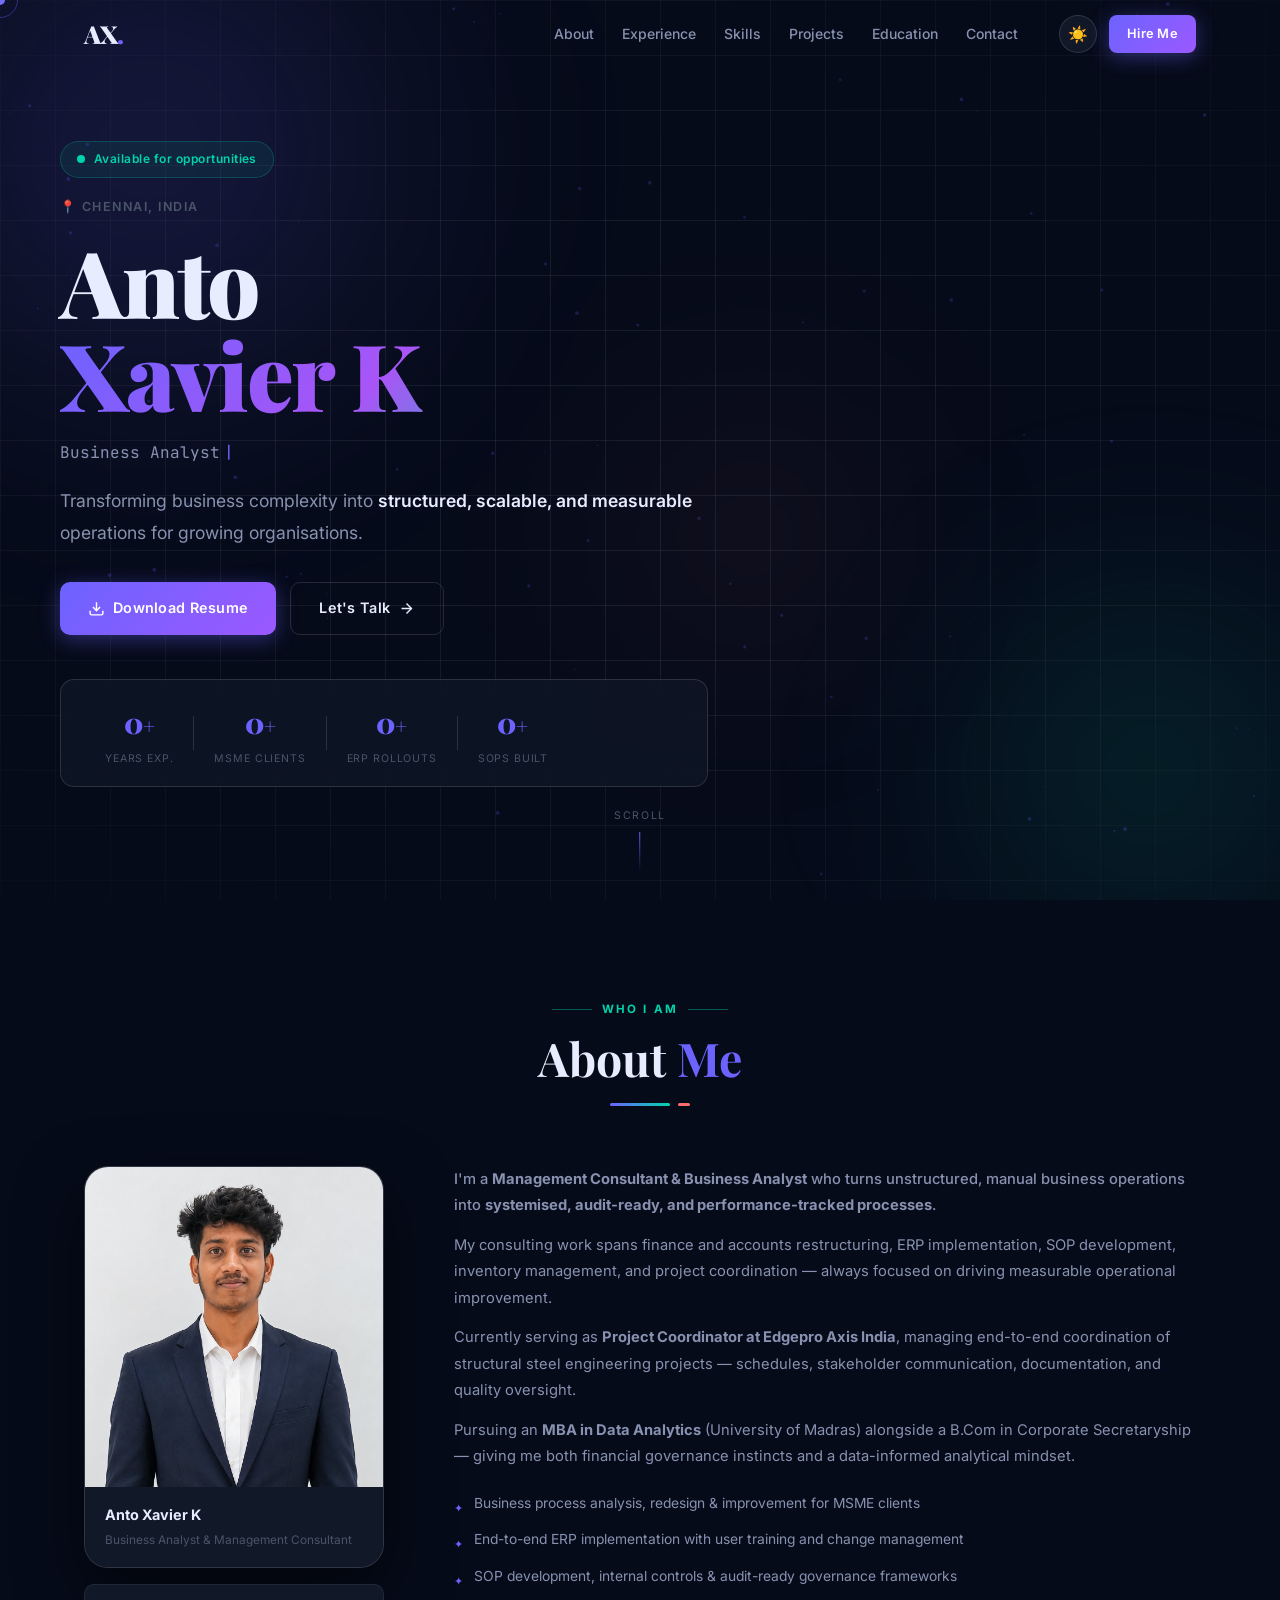
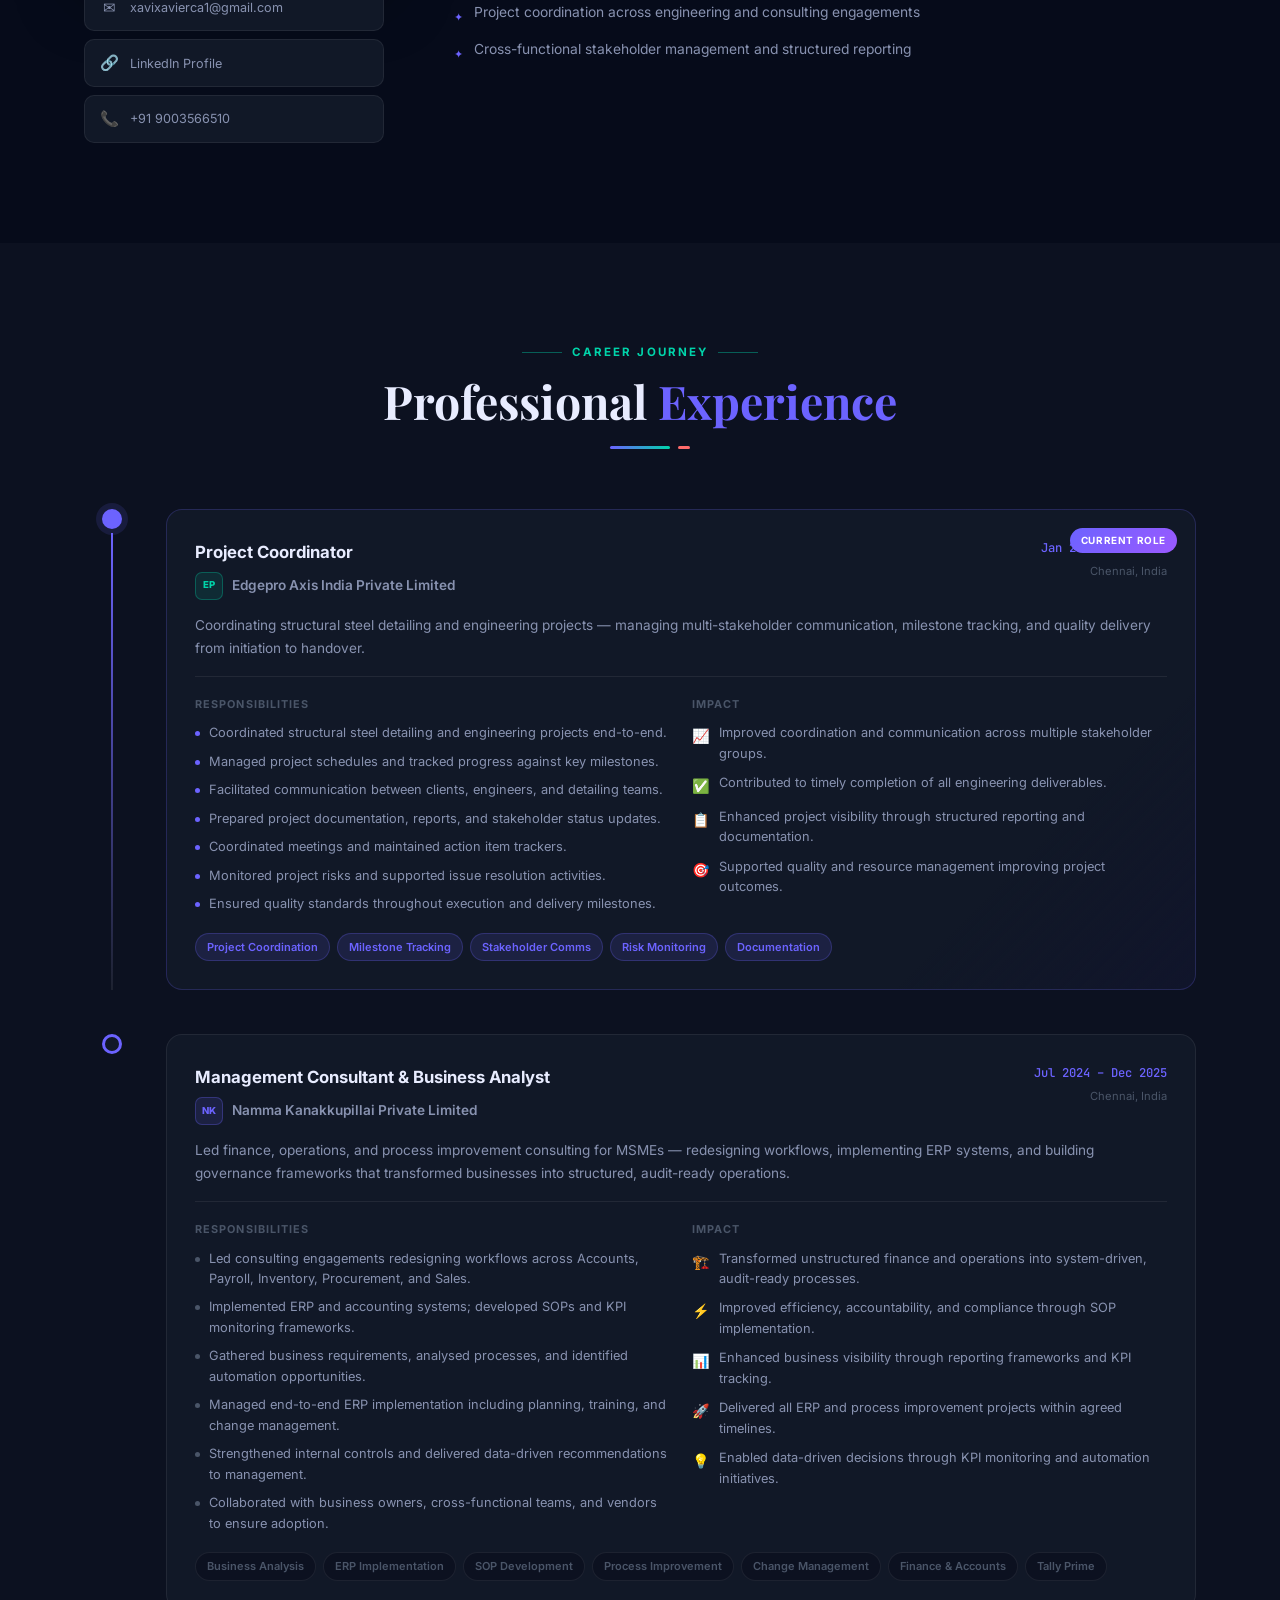
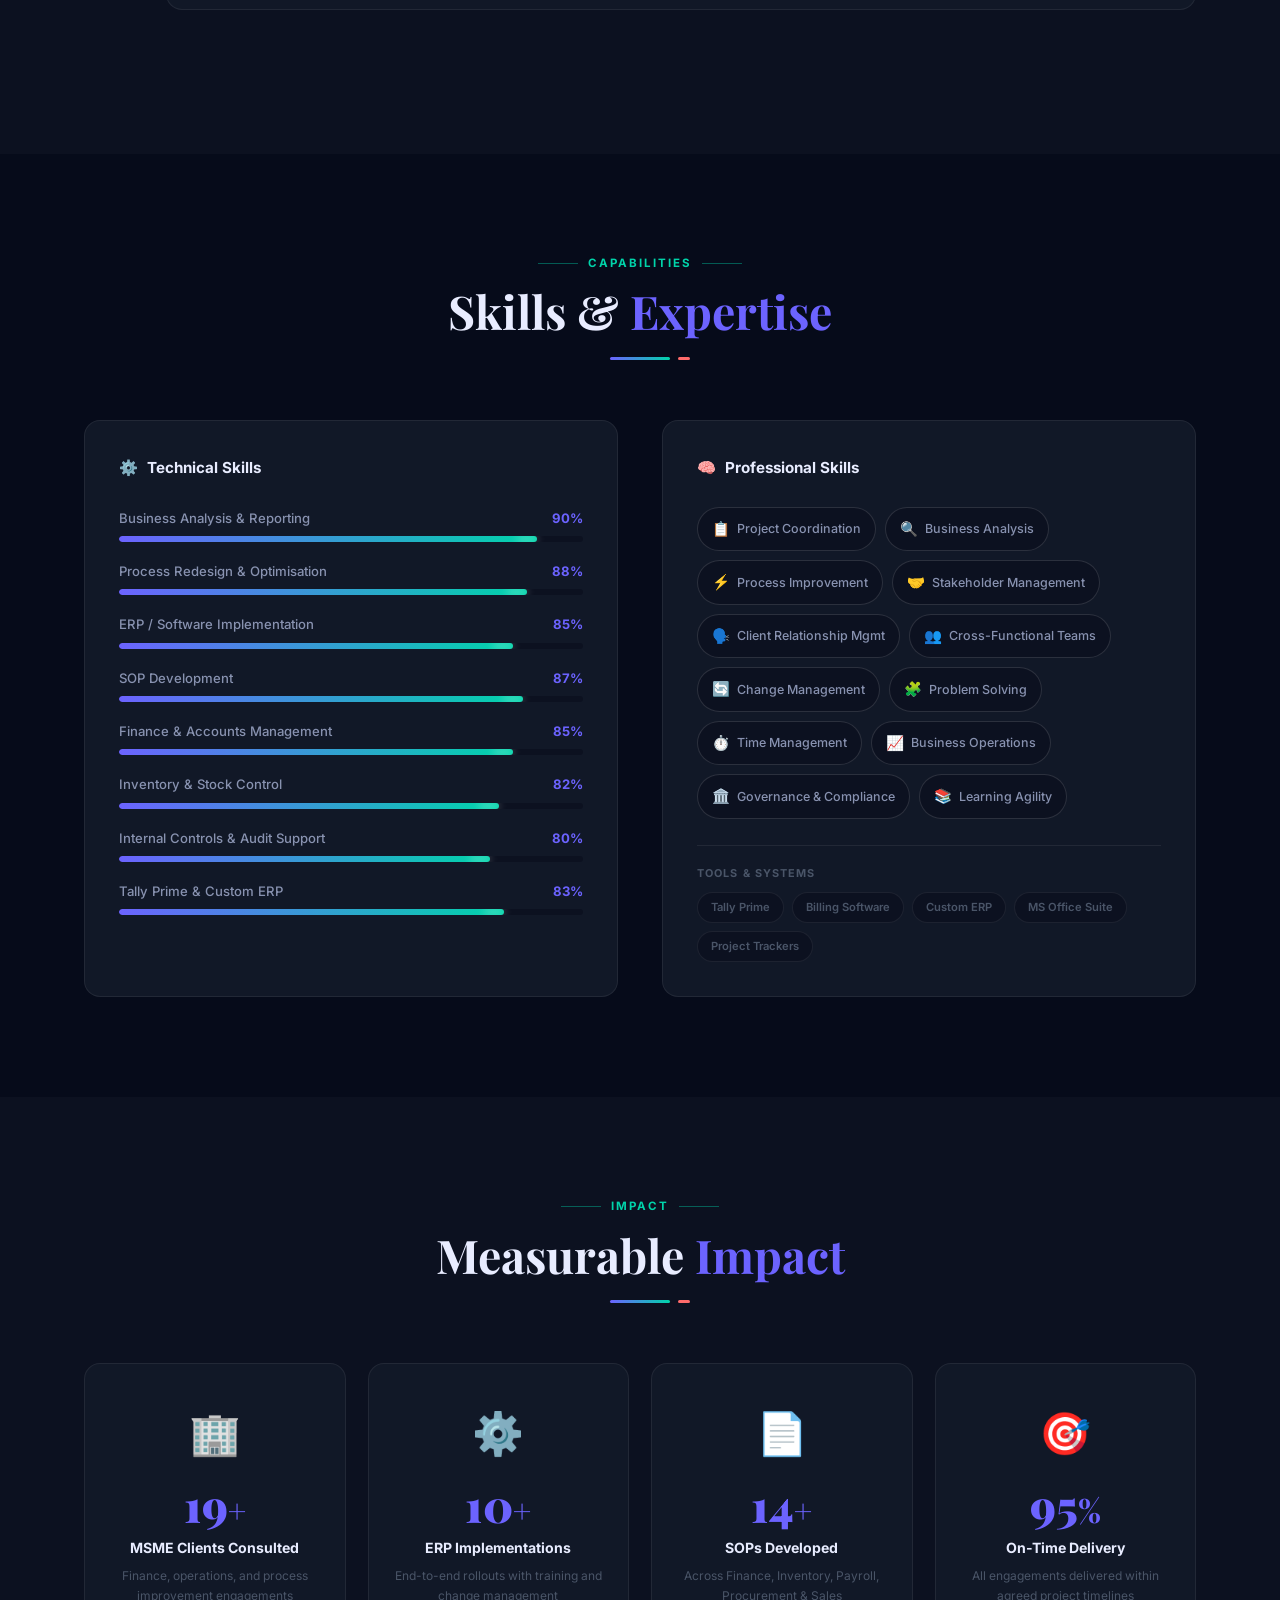
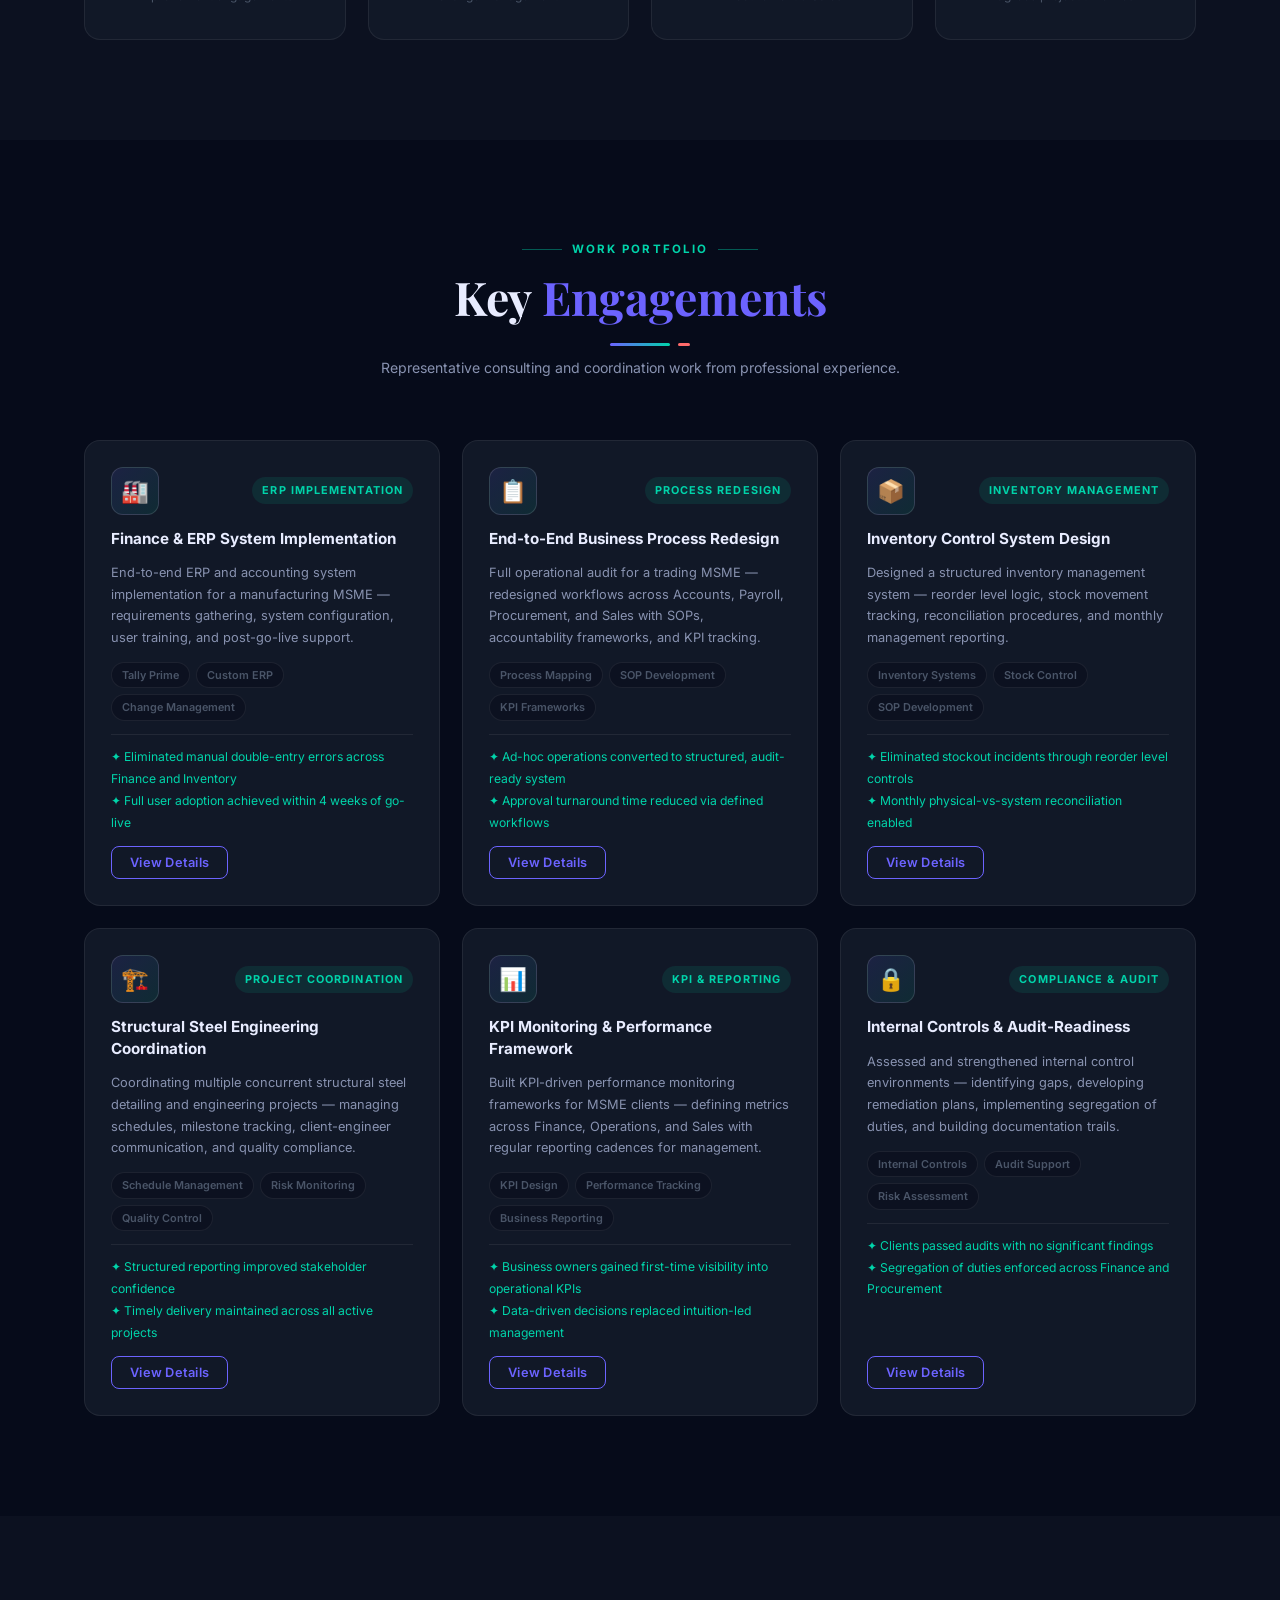
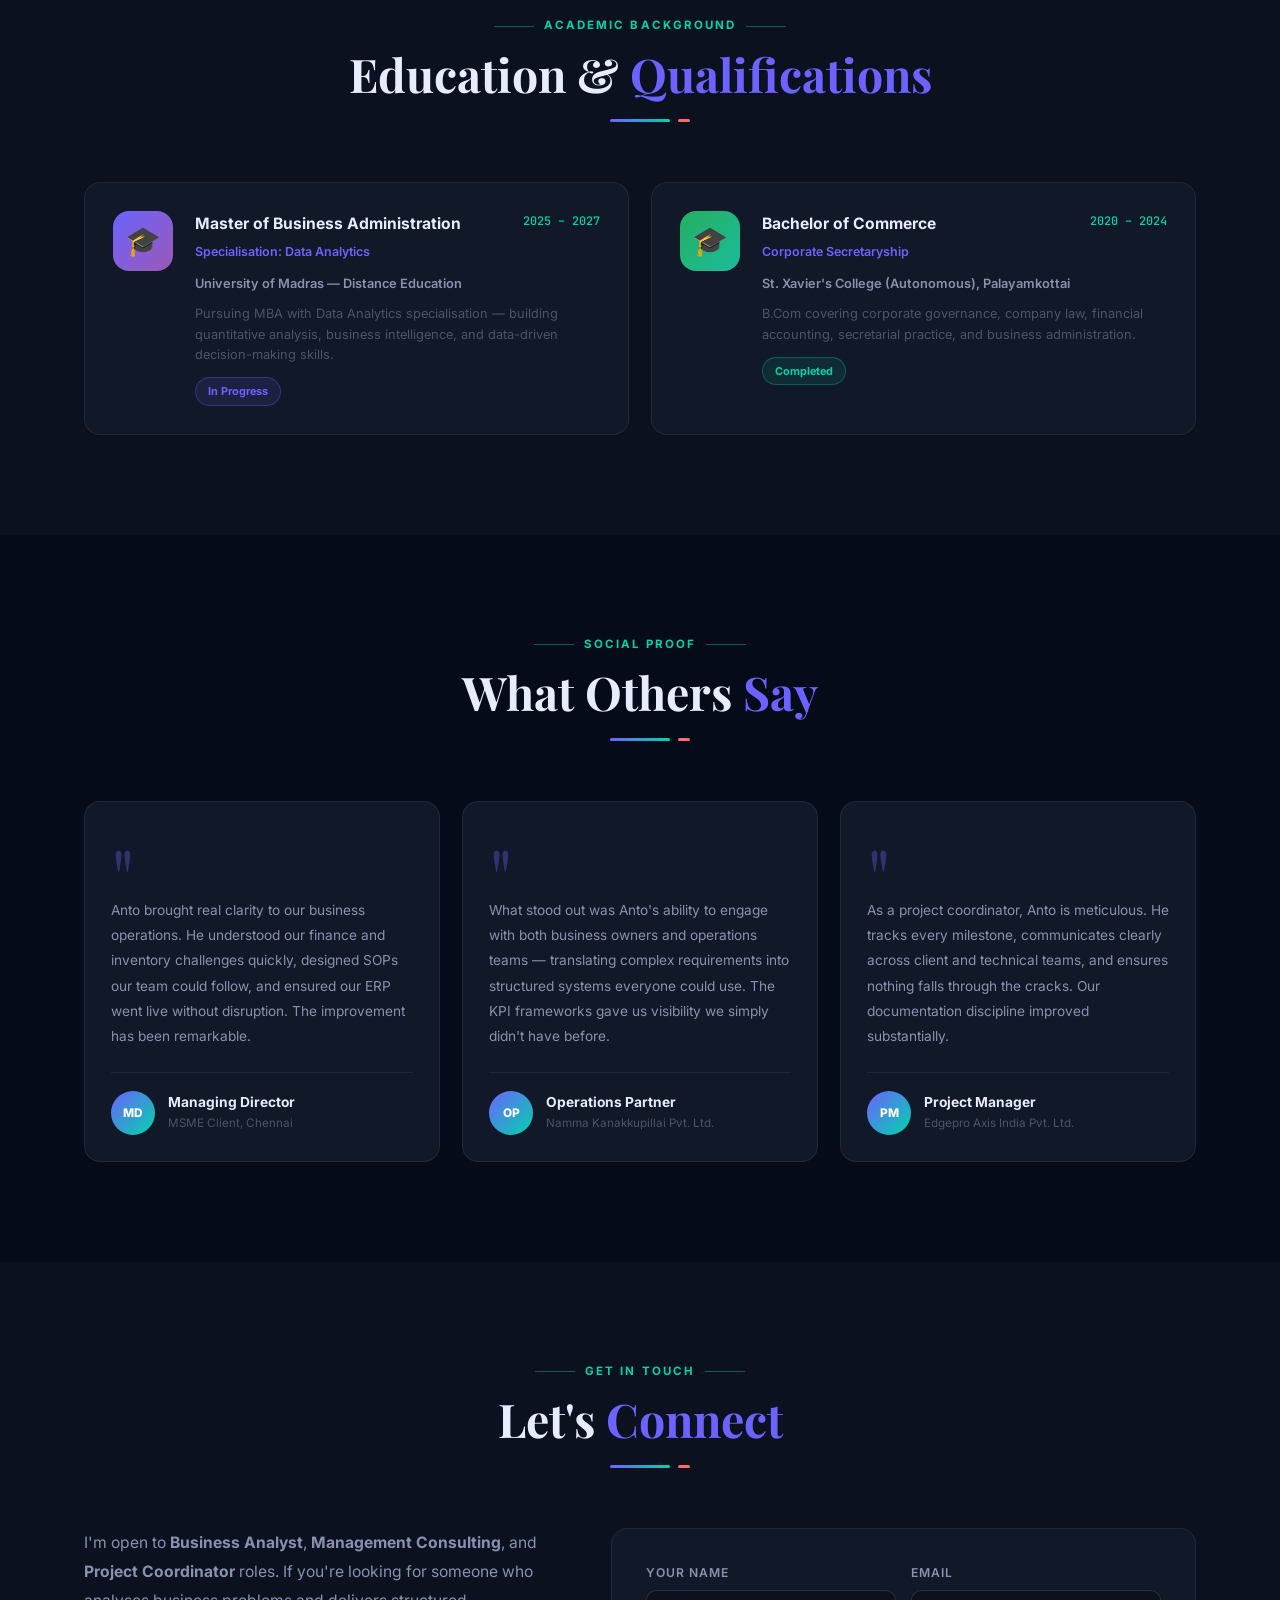
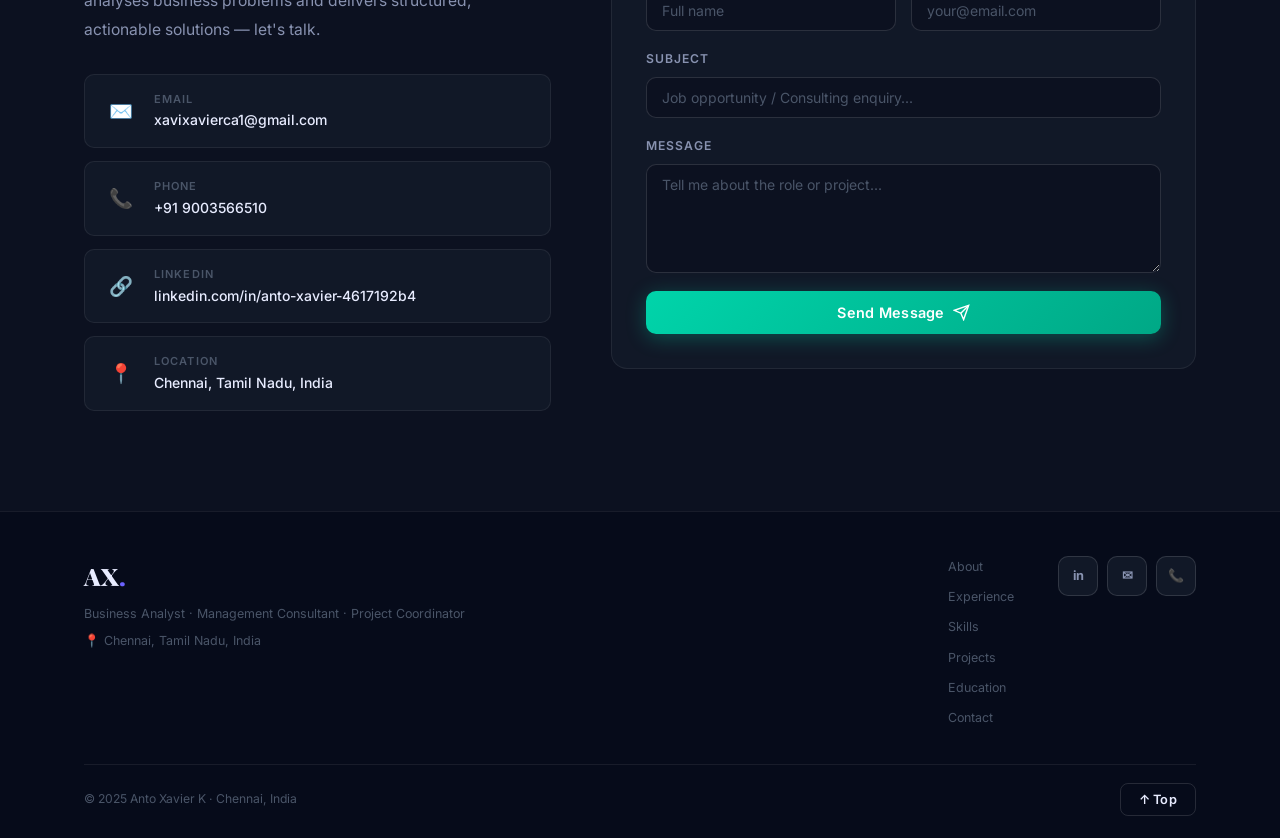
<file: index.html>
<!DOCTYPE html>
<html lang="en" data-theme="dark">
<head>
<meta charset="UTF-8"/>
<meta name="viewport" content="width=device-width,initial-scale=1.0"/>
<title>Anto Xavier K — Business Analyst | Management Consultant</title>
<link href="https://fonts.googleapis.com/css2?family=Playfair+Display:wght@700;900&family=Inter:wght@300;400;500;600;700&family=JetBrains+Mono:wght@500&display=swap" rel="stylesheet"/>
<link rel="stylesheet" href="style.css"/>
</head>
<body>

<canvas id="particleCanvas"></canvas>

<!-- LOADER -->
<div id="loader">
  <div class="ld-logo">AX<span>.</span></div>
  <div class="ld-bar"><div class="ld-fill"></div></div>
  <p class="ld-txt">Building your portfolio...</p>
</div>

<!-- CURSOR -->
<div id="cur"></div>
<div id="cur2"></div>

<!-- NAVBAR -->
<nav class="nav" id="navbar">
  <div class="nav-inner">
    <a class="nav-logo" href="#hero">AX<span style="color:var(--violet)">.</span></a>
    <ul class="nav-links">
      <li><a href="#about">About</a></li>
      <li><a href="#experience">Experience</a></li>
      <li><a href="#skills">Skills</a></li>
      <li><a href="#projects">Projects</a></li>
      <li><a href="#education">Education</a></li>
      <li><a href="#contact">Contact</a></li>
    </ul>
    <div class="nav-acts">
      <button class="theme-btn" id="themeBtn"><span id="themeIco">☀️</span></button>
      <a href="#contact" class="btn btn-primary btn-sm">Hire Me</a>
    </div>
    <button class="burger" id="burger"><span></span><span></span><span></span></button>
  </div>
  <div class="nav-prog" id="navProg"></div>
</nav>

<!-- MOBILE MENU -->
<div class="mmenu" id="mmenu">
  <ul>
    <li><a href="#about" class="ml">About</a></li>
    <li><a href="#experience" class="ml">Experience</a></li>
    <li><a href="#skills" class="ml">Skills</a></li>
    <li><a href="#projects" class="ml">Projects</a></li>
    <li><a href="#education" class="ml">Education</a></li>
    <li><a href="#contact" class="ml">Contact</a></li>
  </ul>
</div>

<!-- HERO -->
<section class="hero" id="hero">
  <div class="hero-grid"></div>
  <div class="orb orb1"></div>
  <div class="orb orb2"></div>
  <div class="orb orb3"></div>
  <div class="hero-layout">
    <div class="hero-content">
      <div class="avail-badge rv" data-d="0"><div class="avail-dot"></div>Available for opportunities</div>
      <p class="hero-loc rv" data-d="1">📍 Chennai, India</p>
      <h1 class="hero-name rv" data-d="2">
        <span class="n1">Anto</span>
        <span class="n2">Xavier K</span>
      </h1>
      <div class="hero-typed rv" data-d="3"><span id="typed"></span><span class="typed-cursor">|</span></div>
      <p class="hero-tag rv" data-d="4">Transforming business complexity into <strong>structured, scalable, and measurable</strong> operations for growing organisations.</p>
      <div class="hero-cta rv" data-d="5">
        <a href="#" class="btn btn-primary" id="dlResume">
          <svg width="17" height="17" viewBox="0 0 24 24" fill="none" stroke="currentColor" stroke-width="2"><path d="M21 15v4a2 2 0 01-2 2H5a2 2 0 01-2-2v-4"/><polyline points="7 10 12 15 17 10"/><line x1="12" y1="15" x2="12" y2="3"/></svg>
          Download Resume
        </a>
        <a href="#contact" class="btn btn-ghost">
          Let's Talk
          <svg width="17" height="17" viewBox="0 0 24 24" fill="none" stroke="currentColor" stroke-width="2"><line x1="5" y1="12" x2="19" y2="12"/><polyline points="12 5 19 12 12 19"/></svg>
        </a>
      </div>
      <div class="hero-stats rv" data-d="6">
        <div class="hs"><span class="hs-num" data-t="2">0</span><span class="hs-suf">+</span><span class="hs-lbl">Years Exp.</span></div>
        <div class="hs-div"></div>
        <div class="hs"><span class="hs-num" data-t="20">0</span><span class="hs-suf">+</span><span class="hs-lbl">MSME Clients</span></div>
        <div class="hs-div"></div>
        <div class="hs"><span class="hs-num" data-t="10">0</span><span class="hs-suf">+</span><span class="hs-lbl">ERP Rollouts</span></div>
        <div class="hs-div"></div>
        <div class="hs"><span class="hs-num" data-t="15">0</span><span class="hs-suf">+</span><span class="hs-lbl">SOPs Built</span></div>
      </div>
    </div>
    <div class="photo-wrap rvr" data-d="2">
      <div class="photo-frame">
        <div class="photo-border"></div>
        <div class="photo-inner">
          <img src="[data-uri]" alt="Anto Xavier K"/>
          <div class="photo-shine"></div>
        </div>
      </div>
      <div class="p-ring p-ring1"></div>
      <div class="p-ring p-ring2"></div>
      <div class="p-badge pb1"><span>🔍</span> Business Analyst</div>
      <div class="p-badge pb2"><span>⚙️</span> ERP Expert</div>
      <div class="p-badge pb3"><span>📋</span> Project Coordinator</div>
    </div>
  </div>
  <div class="scroll-hint"><span>Scroll</span><div class="scroll-line"></div></div>
</section>

<!-- ABOUT -->
<section class="section" id="about">
  <div class="container">
    <div class="sh rv">
      <div class="eyebrow">Who I Am</div>
      <h2 class="stitle">About <span class="accent">Me</span></h2>
      <div class="divider"></div>
    </div>
    <div class="about-grid">
      <div class="rvl">
        <div class="about-card">
          <img src="[data-uri]" class="about-img" alt="Anto Xavier K"/>
          <div class="about-card-info">
            <p class="acn">Anto Xavier K</p>
            <p class="act">Business Analyst &amp; Management Consultant</p>
          </div>
        </div>
        <div class="ql-list" style="margin-top:16px">
          <a href="mailto:xavixavierca1@gmail.com" class="ql"><span class="ql-icon">✉</span><span>xavixavierca1@gmail.com</span></a>
          <a href="https://www.linkedin.com/in/anto-xavier-4617192b4/" target="_blank" class="ql"><span class="ql-icon">🔗</span><span>LinkedIn Profile</span></a>
          <a href="tel:+919003566510" class="ql"><span class="ql-icon">📞</span><span>+91 9003566510</span></a>
        </div>
      </div>
      <div class="about-body rvr">
        <p class="about-lead">I'm a <strong>Management Consultant &amp; Business Analyst</strong> who turns unstructured, manual business operations into <strong>systemised, audit-ready, and performance-tracked processes</strong>.</p>
        <p>My consulting work spans finance and accounts restructuring, ERP implementation, SOP development, inventory management, and project coordination — always focused on driving measurable operational improvement.</p>
        <p>Currently serving as <strong>Project Coordinator at Edgepro Axis India</strong>, managing end-to-end coordination of structural steel engineering projects — schedules, stakeholder communication, documentation, and quality oversight.</p>
        <p>Pursuing an <strong>MBA in Data Analytics</strong> (University of Madras) alongside a B.Com in Corporate Secretaryship — giving me both financial governance instincts and a data-informed analytical mindset.</p>
        <div class="hl-list">
          <div class="hl"><span class="hl-dot">✦</span><span>Business process analysis, redesign &amp; improvement for MSME clients</span></div>
          <div class="hl"><span class="hl-dot">✦</span><span>End-to-end ERP implementation with user training and change management</span></div>
          <div class="hl"><span class="hl-dot">✦</span><span>SOP development, internal controls &amp; audit-ready governance frameworks</span></div>
          <div class="hl"><span class="hl-dot">✦</span><span>Project coordination across engineering and consulting engagements</span></div>
          <div class="hl"><span class="hl-dot">✦</span><span>Cross-functional stakeholder management and structured reporting</span></div>
        </div>
      </div>
    </div>
  </div>
</section>

<!-- EXPERIENCE -->
<section class="section section-alt" id="experience">
  <div class="container">
    <div class="sh rv">
      <div class="eyebrow">Career Journey</div>
      <h2 class="stitle">Professional <span class="accent">Experience</span></h2>
      <div class="divider"></div>
    </div>
    <div class="timeline">
      <div class="tl-item rv" data-d="0">
        <div class="tl-conn"><div class="tl-dot tl-dot-a"></div><div class="tl-line"></div></div>
        <div class="tl-card tl-card-f">
          <div class="tl-badge">Current Role</div>
          <div class="tl-head">
            <div><div class="tl-role">Project Coordinator</div><div class="tl-co"><span class="co-logo co-logo-t">EP</span>Edgepro Axis India Private Limited</div></div>
            <div class="tl-meta"><span class="tl-period">Jan 2026 – Present</span><span class="tl-loc">Chennai, India</span></div>
          </div>
          <p class="tl-sum">Coordinating structural steel detailing and engineering projects — managing multi-stakeholder communication, milestone tracking, and quality delivery from initiation to handover.</p>
          <div class="tl-2col">
            <div>
              <div class="col-head">Responsibilities</div>
              <div class="resp-list">
                <div class="ri"><span class="rd rd-a"></span><span>Coordinated structural steel detailing and engineering projects end-to-end.</span></div>
                <div class="ri"><span class="rd rd-a"></span><span>Managed project schedules and tracked progress against key milestones.</span></div>
                <div class="ri"><span class="rd rd-a"></span><span>Facilitated communication between clients, engineers, and detailing teams.</span></div>
                <div class="ri"><span class="rd rd-a"></span><span>Prepared project documentation, reports, and stakeholder status updates.</span></div>
                <div class="ri"><span class="rd rd-a"></span><span>Coordinated meetings and maintained action item trackers.</span></div>
                <div class="ri"><span class="rd rd-a"></span><span>Monitored project risks and supported issue resolution activities.</span></div>
                <div class="ri"><span class="rd rd-a"></span><span>Ensured quality standards throughout execution and delivery milestones.</span></div>
              </div>
            </div>
            <div>
              <div class="col-head">Impact</div>
              <div class="imp-list">
                <div class="ii"><span class="ii-ico">📈</span><span>Improved coordination and communication across multiple stakeholder groups.</span></div>
                <div class="ii"><span class="ii-ico">✅</span><span>Contributed to timely completion of all engineering deliverables.</span></div>
                <div class="ii"><span class="ii-ico">📋</span><span>Enhanced project visibility through structured reporting and documentation.</span></div>
                <div class="ii"><span class="ii-ico">🎯</span><span>Supported quality and resource management improving project outcomes.</span></div>
              </div>
            </div>
          </div>
          <div class="tag-row"><span class="tag tag-a">Project Coordination</span><span class="tag tag-a">Milestone Tracking</span><span class="tag tag-a">Stakeholder Comms</span><span class="tag tag-a">Risk Monitoring</span><span class="tag tag-a">Documentation</span></div>
        </div>
      </div>
      <div class="tl-item rv" data-d="1">
        <div class="tl-conn"><div class="tl-dot"></div></div>
        <div class="tl-card">
          <div class="tl-head">
            <div><div class="tl-role">Management Consultant &amp; Business Analyst</div><div class="tl-co"><span class="co-logo">NK</span>Namma Kanakkupillai Private Limited</div></div>
            <div class="tl-meta"><span class="tl-period">Jul 2024 – Dec 2025</span><span class="tl-loc">Chennai, India</span></div>
          </div>
          <p class="tl-sum">Led finance, operations, and process improvement consulting for MSMEs — redesigning workflows, implementing ERP systems, and building governance frameworks that transformed businesses into structured, audit-ready operations.</p>
          <div class="tl-2col">
            <div>
              <div class="col-head">Responsibilities</div>
              <div class="resp-list">
                <div class="ri"><span class="rd"></span><span>Led consulting engagements redesigning workflows across Accounts, Payroll, Inventory, Procurement, and Sales.</span></div>
                <div class="ri"><span class="rd"></span><span>Implemented ERP and accounting systems; developed SOPs and KPI monitoring frameworks.</span></div>
                <div class="ri"><span class="rd"></span><span>Gathered business requirements, analysed processes, and identified automation opportunities.</span></div>
                <div class="ri"><span class="rd"></span><span>Managed end-to-end ERP implementation including planning, training, and change management.</span></div>
                <div class="ri"><span class="rd"></span><span>Strengthened internal controls and delivered data-driven recommendations to management.</span></div>
                <div class="ri"><span class="rd"></span><span>Collaborated with business owners, cross-functional teams, and vendors to ensure adoption.</span></div>
              </div>
            </div>
            <div>
              <div class="col-head">Impact</div>
              <div class="imp-list">
                <div class="ii"><span class="ii-ico">🏗️</span><span>Transformed unstructured finance and operations into system-driven, audit-ready processes.</span></div>
                <div class="ii"><span class="ii-ico">⚡</span><span>Improved efficiency, accountability, and compliance through SOP implementation.</span></div>
                <div class="ii"><span class="ii-ico">📊</span><span>Enhanced business visibility through reporting frameworks and KPI tracking.</span></div>
                <div class="ii"><span class="ii-ico">🚀</span><span>Delivered all ERP and process improvement projects within agreed timelines.</span></div>
                <div class="ii"><span class="ii-ico">💡</span><span>Enabled data-driven decisions through KPI monitoring and automation initiatives.</span></div>
              </div>
            </div>
          </div>
          <div class="tag-row"><span class="tag">Business Analysis</span><span class="tag">ERP Implementation</span><span class="tag">SOP Development</span><span class="tag">Process Improvement</span><span class="tag">Change Management</span><span class="tag">Finance &amp; Accounts</span><span class="tag">Tally Prime</span></div>
        </div>
      </div>
    </div>
  </div>
</section>

<!-- SKILLS -->
<section class="section" id="skills">
  <div class="container">
    <div class="sh rv">
      <div class="eyebrow">Capabilities</div>
      <h2 class="stitle">Skills &amp; <span class="accent">Expertise</span></h2>
      <div class="divider"></div>
    </div>
    <div class="skills-grid">
      <div class="sg rv" data-d="0">
        <div class="sg-title"><span>⚙️</span> Technical Skills</div>
        <div class="sbar-list">
          <div class="sbar" data-lv="90"><div class="sbl"><span>Business Analysis &amp; Reporting</span><span class="sbl-pct">90%</span></div><div class="sbar-track"><div class="sbar-fill"></div></div></div>
          <div class="sbar" data-lv="88"><div class="sbl"><span>Process Redesign &amp; Optimisation</span><span class="sbl-pct">88%</span></div><div class="sbar-track"><div class="sbar-fill"></div></div></div>
          <div class="sbar" data-lv="85"><div class="sbl"><span>ERP / Software Implementation</span><span class="sbl-pct">85%</span></div><div class="sbar-track"><div class="sbar-fill"></div></div></div>
          <div class="sbar" data-lv="87"><div class="sbl"><span>SOP Development</span><span class="sbl-pct">87%</span></div><div class="sbar-track"><div class="sbar-fill"></div></div></div>
          <div class="sbar" data-lv="85"><div class="sbl"><span>Finance &amp; Accounts Management</span><span class="sbl-pct">85%</span></div><div class="sbar-track"><div class="sbar-fill"></div></div></div>
          <div class="sbar" data-lv="82"><div class="sbl"><span>Inventory &amp; Stock Control</span><span class="sbl-pct">82%</span></div><div class="sbar-track"><div class="sbar-fill"></div></div></div>
          <div class="sbar" data-lv="80"><div class="sbl"><span>Internal Controls &amp; Audit Support</span><span class="sbl-pct">80%</span></div><div class="sbar-track"><div class="sbar-fill"></div></div></div>
          <div class="sbar" data-lv="83"><div class="sbl"><span>Tally Prime &amp; Custom ERP</span><span class="sbl-pct">83%</span></div><div class="sbar-track"><div class="sbar-fill"></div></div></div>
        </div>
      </div>
      <div class="sg rv" data-d="1">
        <div class="sg-title"><span>🧠</span> Professional Skills</div>
        <div class="pill-grid">
          <div class="pill"><span class="pill-ico">📋</span>Project Coordination</div>
          <div class="pill"><span class="pill-ico">🔍</span>Business Analysis</div>
          <div class="pill"><span class="pill-ico">⚡</span>Process Improvement</div>
          <div class="pill"><span class="pill-ico">🤝</span>Stakeholder Management</div>
          <div class="pill"><span class="pill-ico">🗣️</span>Client Relationship Mgmt</div>
          <div class="pill"><span class="pill-ico">👥</span>Cross-Functional Teams</div>
          <div class="pill"><span class="pill-ico">🔄</span>Change Management</div>
          <div class="pill"><span class="pill-ico">🧩</span>Problem Solving</div>
          <div class="pill"><span class="pill-ico">⏱️</span>Time Management</div>
          <div class="pill"><span class="pill-ico">📈</span>Business Operations</div>
          <div class="pill"><span class="pill-ico">🏛️</span>Governance &amp; Compliance</div>
          <div class="pill"><span class="pill-ico">📚</span>Learning Agility</div>
        </div>
        <div class="tools-bar">
          <div class="tools-lbl">Tools &amp; Systems</div>
          <div class="tools-row">
            <span class="tchip">Tally Prime</span><span class="tchip">Billing Software</span><span class="tchip">Custom ERP</span><span class="tchip">MS Office Suite</span><span class="tchip">Project Trackers</span>
          </div>
        </div>
      </div>
    </div>
  </div>
</section>

<!-- ACHIEVEMENTS -->
<section class="section section-alt" id="achievements">
  <div class="container">
    <div class="sh rv">
      <div class="eyebrow">Impact</div>
      <h2 class="stitle">Measurable <span class="accent">Impact</span></h2>
      <div class="divider"></div>
    </div>
    <div class="ach-grid">
      <div class="ach rv" data-d="0"><div class="ach-ico">🏢</div><div class="ach-num"><span class="cnt" data-t="20">0</span><span class="ach-suf">+</span></div><div class="ach-lbl">MSME Clients Consulted</div><div class="ach-desc">Finance, operations, and process improvement engagements</div></div>
      <div class="ach rv" data-d="1"><div class="ach-ico">⚙️</div><div class="ach-num"><span class="cnt" data-t="10">0</span><span class="ach-suf">+</span></div><div class="ach-lbl">ERP Implementations</div><div class="ach-desc">End-to-end rollouts with training and change management</div></div>
      <div class="ach rv" data-d="2"><div class="ach-ico">📄</div><div class="ach-num"><span class="cnt" data-t="15">0</span><span class="ach-suf">+</span></div><div class="ach-lbl">SOPs Developed</div><div class="ach-desc">Across Finance, Inventory, Payroll, Procurement &amp; Sales</div></div>
      <div class="ach rv" data-d="3"><div class="ach-ico">🎯</div><div class="ach-num"><span class="cnt" data-t="100">0</span><span class="ach-suf">%</span></div><div class="ach-lbl">On-Time Delivery</div><div class="ach-desc">All engagements delivered within agreed project timelines</div></div>
    </div>
  </div>
</section>

<!-- PROJECTS -->
<section class="section" id="projects">
  <div class="container">
    <div class="sh rv">
      <div class="eyebrow">Work Portfolio</div>
      <h2 class="stitle">Key <span class="accent">Engagements</span></h2>
      <div class="divider"></div>
      <p class="ssub">Representative consulting and coordination work from professional experience.</p>
    </div>
    <div class="proj-grid">
      <div class="pc rv" data-d="0"><div class="pc-head"><div class="pc-ico">🏭</div><span class="pc-type">ERP Implementation</span></div><div class="pc-title">Finance &amp; ERP System Implementation</div><div class="pc-desc">End-to-end ERP and accounting system implementation for a manufacturing MSME — requirements gathering, system configuration, user training, and post-go-live support.</div><div class="pc-tools"><span class="tool-tag">Tally Prime</span><span class="tool-tag">Custom ERP</span><span class="tool-tag">Change Management</span></div><div class="pc-out"><p>✦ Eliminated manual double-entry errors across Finance and Inventory</p><p>✦ Full user adoption achieved within 4 weeks of go-live</p></div><div class="pc-acts"><button class="btn btn-outline btn-sm" onclick="openModal('erp')">View Details</button></div></div>
      <div class="pc rv" data-d="1"><div class="pc-head"><div class="pc-ico">📋</div><span class="pc-type">Process Redesign</span></div><div class="pc-title">End-to-End Business Process Redesign</div><div class="pc-desc">Full operational audit for a trading MSME — redesigned workflows across Accounts, Payroll, Procurement, and Sales with SOPs, accountability frameworks, and KPI tracking.</div><div class="pc-tools"><span class="tool-tag">Process Mapping</span><span class="tool-tag">SOP Development</span><span class="tool-tag">KPI Frameworks</span></div><div class="pc-out"><p>✦ Ad-hoc operations converted to structured, audit-ready system</p><p>✦ Approval turnaround time reduced via defined workflows</p></div><div class="pc-acts"><button class="btn btn-outline btn-sm" onclick="openModal('process')">View Details</button></div></div>
      <div class="pc rv" data-d="2"><div class="pc-head"><div class="pc-ico">📦</div><span class="pc-type">Inventory Management</span></div><div class="pc-title">Inventory Control System Design</div><div class="pc-desc">Designed a structured inventory management system — reorder level logic, stock movement tracking, reconciliation procedures, and monthly management reporting.</div><div class="pc-tools"><span class="tool-tag">Inventory Systems</span><span class="tool-tag">Stock Control</span><span class="tool-tag">SOP Development</span></div><div class="pc-out"><p>✦ Eliminated stockout incidents through reorder level controls</p><p>✦ Monthly physical-vs-system reconciliation enabled</p></div><div class="pc-acts"><button class="btn btn-outline btn-sm" onclick="openModal('inventory')">View Details</button></div></div>
      <div class="pc rv" data-d="3"><div class="pc-head"><div class="pc-ico">🏗️</div><span class="pc-type">Project Coordination</span></div><div class="pc-title">Structural Steel Engineering Coordination</div><div class="pc-desc">Coordinating multiple concurrent structural steel detailing and engineering projects — managing schedules, milestone tracking, client-engineer communication, and quality compliance.</div><div class="pc-tools"><span class="tool-tag">Schedule Management</span><span class="tool-tag">Risk Monitoring</span><span class="tool-tag">Quality Control</span></div><div class="pc-out"><p>✦ Structured reporting improved stakeholder confidence</p><p>✦ Timely delivery maintained across all active projects</p></div><div class="pc-acts"><button class="btn btn-outline btn-sm" onclick="openModal('steel')">View Details</button></div></div>
      <div class="pc rv" data-d="4"><div class="pc-head"><div class="pc-ico">📊</div><span class="pc-type">KPI &amp; Reporting</span></div><div class="pc-title">KPI Monitoring &amp; Performance Framework</div><div class="pc-desc">Built KPI-driven performance monitoring frameworks for MSME clients — defining metrics across Finance, Operations, and Sales with regular reporting cadences for management.</div><div class="pc-tools"><span class="tool-tag">KPI Design</span><span class="tool-tag">Performance Tracking</span><span class="tool-tag">Business Reporting</span></div><div class="pc-out"><p>✦ Business owners gained first-time visibility into operational KPIs</p><p>✦ Data-driven decisions replaced intuition-led management</p></div><div class="pc-acts"><button class="btn btn-outline btn-sm" onclick="openModal('kpi')">View Details</button></div></div>
      <div class="pc rv" data-d="5"><div class="pc-head"><div class="pc-ico">🔒</div><span class="pc-type">Compliance &amp; Audit</span></div><div class="pc-title">Internal Controls &amp; Audit-Readiness</div><div class="pc-desc">Assessed and strengthened internal control environments — identifying gaps, developing remediation plans, implementing segregation of duties, and building documentation trails.</div><div class="pc-tools"><span class="tool-tag">Internal Controls</span><span class="tool-tag">Audit Support</span><span class="tool-tag">Risk Assessment</span></div><div class="pc-out"><p>✦ Clients passed audits with no significant findings</p><p>✦ Segregation of duties enforced across Finance and Procurement</p></div><div class="pc-acts"><button class="btn btn-outline btn-sm" onclick="openModal('audit')">View Details</button></div></div>
    </div>
  </div>
</section>

<!-- EDUCATION -->
<section class="section section-alt" id="education">
  <div class="container">
    <div class="sh rv">
      <div class="eyebrow">Academic Background</div>
      <h2 class="stitle">Education &amp; <span class="accent">Qualifications</span></h2>
      <div class="divider"></div>
    </div>
    <div class="edu-grid">
      <div class="edu-card rv" data-d="0">
        <div class="edu-badge" style="background:linear-gradient(135deg,#6C63FF,#9B59B6)">🎓</div>
        <div>
          <div class="edu-hd"><div><h3>Master of Business Administration</h3><div class="edu-spec">Specialisation: Data Analytics</div></div><span class="edu-period">2025 – 2027</span></div>
          <div class="edu-inst">University of Madras — Distance Education</div>
          <div class="edu-desc">Pursuing MBA with Data Analytics specialisation — building quantitative analysis, business intelligence, and data-driven decision-making skills.</div>
          <span class="edu-status es-wip">In Progress</span>
        </div>
      </div>
      <div class="edu-card rv" data-d="1">
        <div class="edu-badge" style="background:linear-gradient(135deg,#27AE60,#1ABC9C)">🎓</div>
        <div>
          <div class="edu-hd"><div><h3>Bachelor of Commerce</h3><div class="edu-spec">Corporate Secretaryship</div></div><span class="edu-period">2020 – 2024</span></div>
          <div class="edu-inst">St. Xavier's College (Autonomous), Palayamkottai</div>
          <div class="edu-desc">B.Com covering corporate governance, company law, financial accounting, secretarial practice, and business administration.</div>
          <span class="edu-status es-done">Completed</span>
        </div>
      </div>
    </div>
  </div>
</section>

<!-- TESTIMONIALS -->
<section class="section" id="testimonials">
  <div class="container">
    <div class="sh rv">
      <div class="eyebrow">Social Proof</div>
      <h2 class="stitle">What Others <span class="accent">Say</span></h2>
      <div class="divider"></div>
    </div>
    <div class="test-grid">
      <div class="tc rv" data-d="0"><div class="tc-q">"</div><p class="tc-txt">Anto brought real clarity to our business operations. He understood our finance and inventory challenges quickly, designed SOPs our team could follow, and ensured our ERP went live without disruption. The improvement has been remarkable.</p><div class="tc-auth"><div class="tc-av">MD</div><div><div class="tc-name">Managing Director</div><div class="tc-role">MSME Client, Chennai</div></div></div></div>
      <div class="tc rv" data-d="1"><div class="tc-q">"</div><p class="tc-txt">What stood out was Anto's ability to engage with both business owners and operations teams — translating complex requirements into structured systems everyone could use. The KPI frameworks gave us visibility we simply didn't have before.</p><div class="tc-auth"><div class="tc-av">OP</div><div><div class="tc-name">Operations Partner</div><div class="tc-role">Namma Kanakkupillai Pvt. Ltd.</div></div></div></div>
      <div class="tc rv" data-d="2"><div class="tc-q">"</div><p class="tc-txt">As a project coordinator, Anto is meticulous. He tracks every milestone, communicates clearly across client and technical teams, and ensures nothing falls through the cracks. Our documentation discipline improved substantially.</p><div class="tc-auth"><div class="tc-av">PM</div><div><div class="tc-name">Project Manager</div><div class="tc-role">Edgepro Axis India Pvt. Ltd.</div></div></div></div>
    </div>
  </div>
</section>

<!-- CONTACT -->
<section class="section section-alt" id="contact">
  <div class="container">
    <div class="sh rv">
      <div class="eyebrow">Get In Touch</div>
      <h2 class="stitle">Let's <span class="accent">Connect</span></h2>
      <div class="divider"></div>
    </div>
    <div class="con-grid">
      <div class="rvl">
        <p class="con-intro">I'm open to <strong>Business Analyst</strong>, <strong>Management Consulting</strong>, and <strong>Project Coordinator</strong> roles. If you're looking for someone who analyses business problems and delivers structured, actionable solutions — let's talk.</p>
        <div class="ci-list">
          <a href="mailto:xavixavierca1@gmail.com" class="ci"><div class="ci-ico">✉️</div><div><div class="ci-lbl">Email</div><div class="ci-val">xavixavierca1@gmail.com</div></div></a>
          <a href="tel:+919003566510" class="ci"><div class="ci-ico">📞</div><div><div class="ci-lbl">Phone</div><div class="ci-val">+91 9003566510</div></div></a>
          <a href="https://www.linkedin.com/in/anto-xavier-4617192b4/" target="_blank" class="ci"><div class="ci-ico">🔗</div><div><div class="ci-lbl">LinkedIn</div><div class="ci-val">linkedin.com/in/anto-xavier-4617192b4</div></div></a>
          <div class="ci"><div class="ci-ico">📍</div><div><div class="ci-lbl">Location</div><div class="ci-val">Chennai, Tamil Nadu, India</div></div></div>
        </div>
      </div>
      <div class="form-wrap rvr">
        <form class="form" id="contactForm" onsubmit="sendForm(event)">
          <div class="f-row">
            <div class="fg"><label>Your Name</label><input type="text" placeholder="Full name" required/></div>
            <div class="fg"><label>Email</label><input type="email" placeholder="your@email.com" required/></div>
          </div>
          <div class="fg"><label>Subject</label><input type="text" placeholder="Job opportunity / Consulting enquiry..." required/></div>
          <div class="fg"><label>Message</label><textarea rows="5" placeholder="Tell me about the role or project..." required></textarea></div>
          <button type="submit" class="btn btn-teal btn-full">
            Send Message
            <svg width="17" height="17" viewBox="0 0 24 24" fill="none" stroke="currentColor" stroke-width="2"><line x1="22" y1="2" x2="11" y2="13"/><polygon points="22 2 15 22 11 13 2 9 22 2"/></svg>
          </button>
          <div class="f-success" id="fSuccess">✅ Message sent! Anto will respond within 24 hours.</div>
        </form>
      </div>
    </div>
  </div>
</section>

<!-- FOOTER -->
<footer class="footer">
  <div class="container">
    <div class="ft-inner">
      <div class="ft-brand">
        <span style="font-family:'Playfair Display',serif;font-size:1.5rem;font-weight:900">AX<span style="color:var(--violet)">.</span></span>
        <p>Business Analyst · Management Consultant · Project Coordinator</p>
        <p>📍 Chennai, Tamil Nadu, India</p>
      </div>
      <nav class="ft-nav">
        <a href="#about">About</a><a href="#experience">Experience</a><a href="#skills">Skills</a>
        <a href="#projects">Projects</a><a href="#education">Education</a><a href="#contact">Contact</a>
      </nav>
      <div class="ft-social">
        <a href="https://www.linkedin.com/in/anto-xavier-4617192b4/" target="_blank" class="soc">in</a>
        <a href="mailto:xavixavierca1@gmail.com" class="soc">✉</a>
        <a href="tel:+919003566510" class="soc">📞</a>
      </div>
    </div>
    <div class="ft-bottom">
      <span>© 2025 Anto Xavier K · Chennai, India</span>
      <button class="btn btn-ghost btn-sm" onclick="scrollTop()">↑ Top</button>
    </div>
  </div>
</footer>

<!-- MODAL -->
<div class="modal-ov" id="modalOv" onclick="closeModal()">
  <div class="modal" onclick="event.stopPropagation()">
    <button class="modal-close" onclick="closeModal()">✕</button>
    <div class="modal-body" id="modalBody"></div>
  </div>
</div>

<script src="script.js"></script>
</body>
</html>
</file>
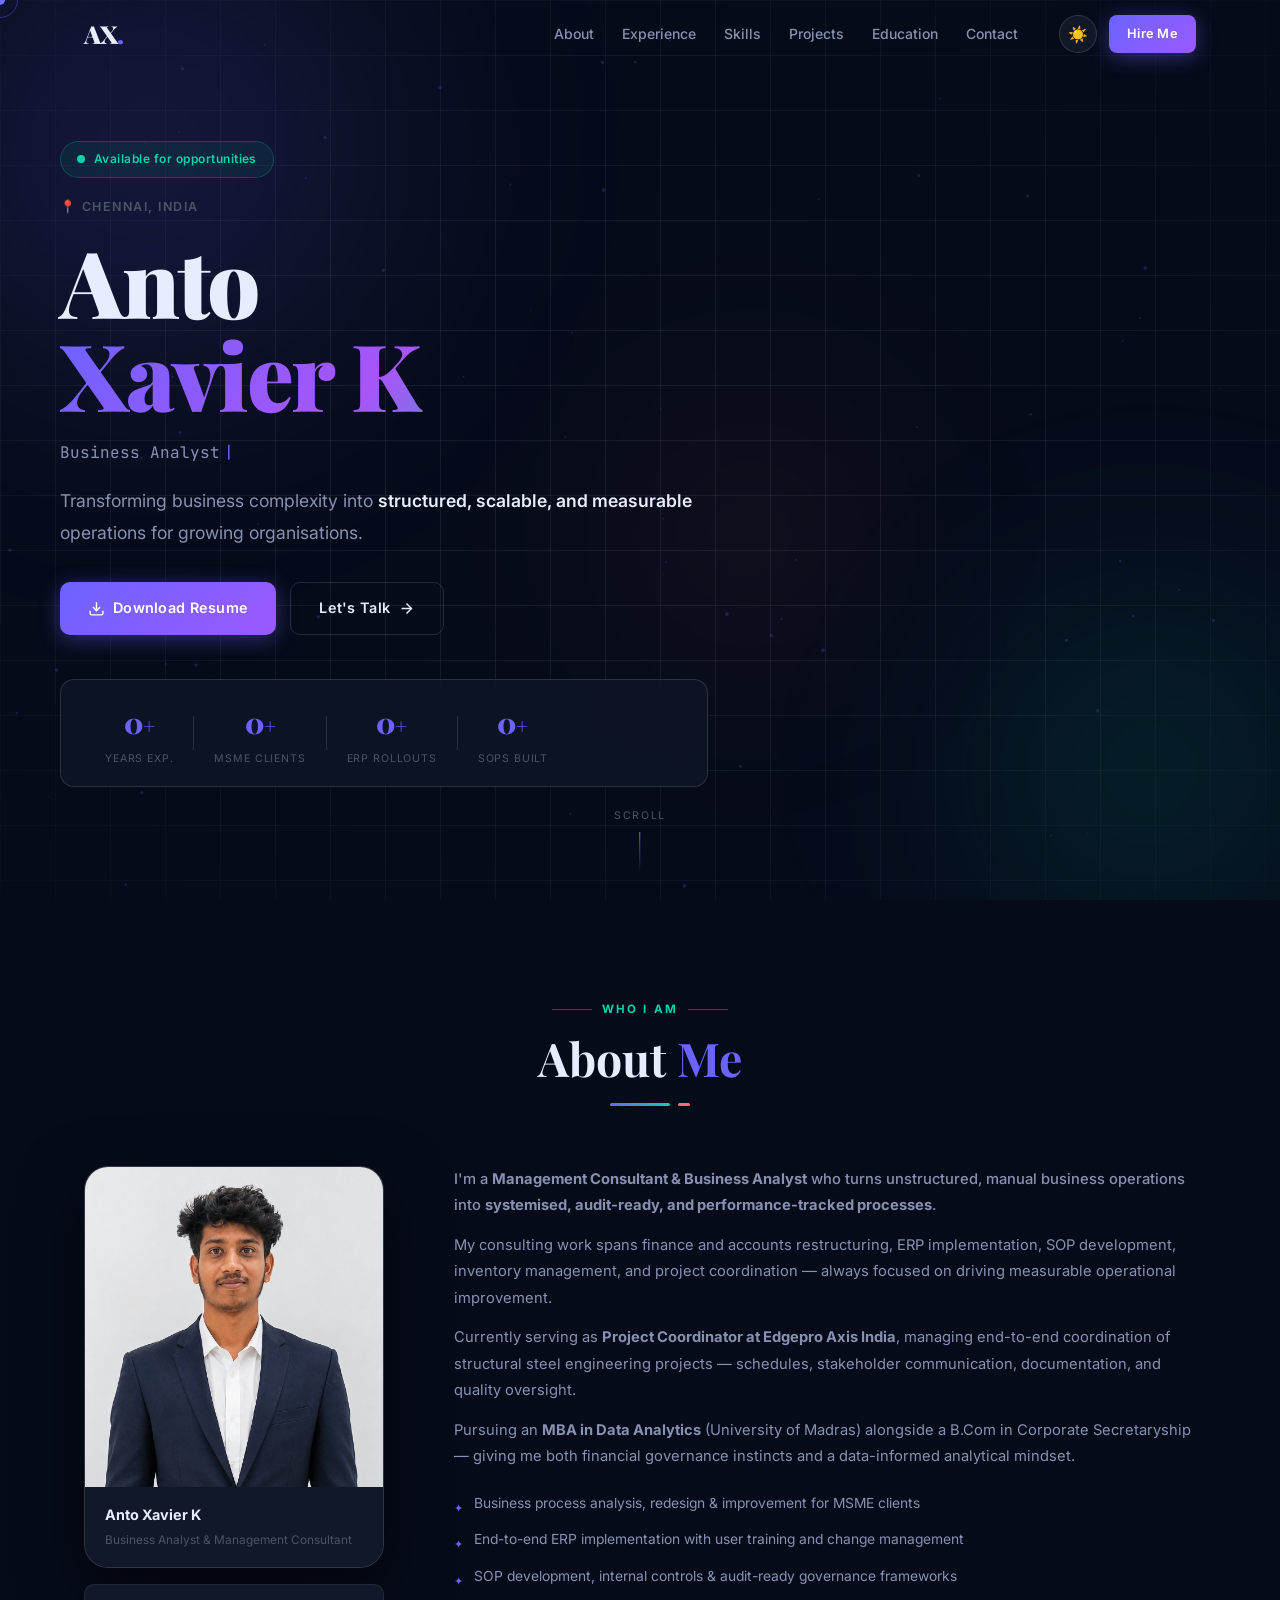
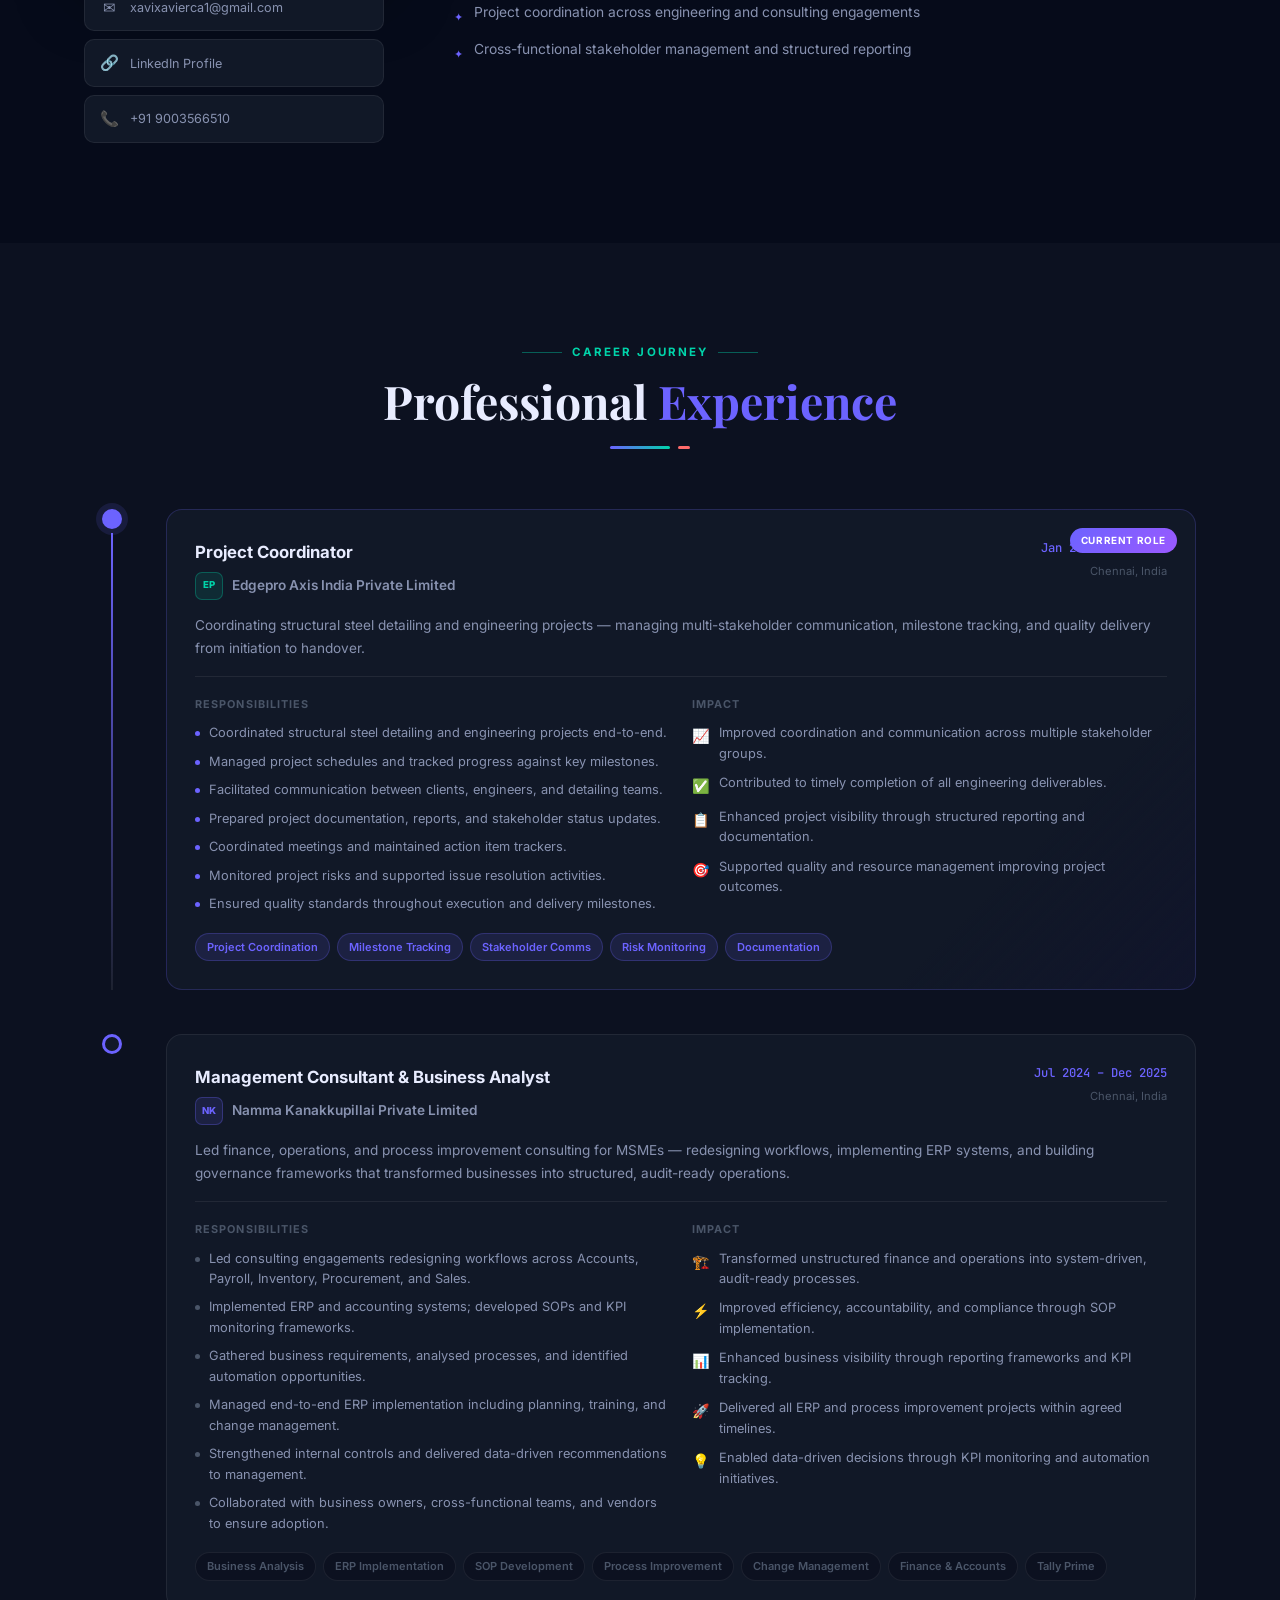
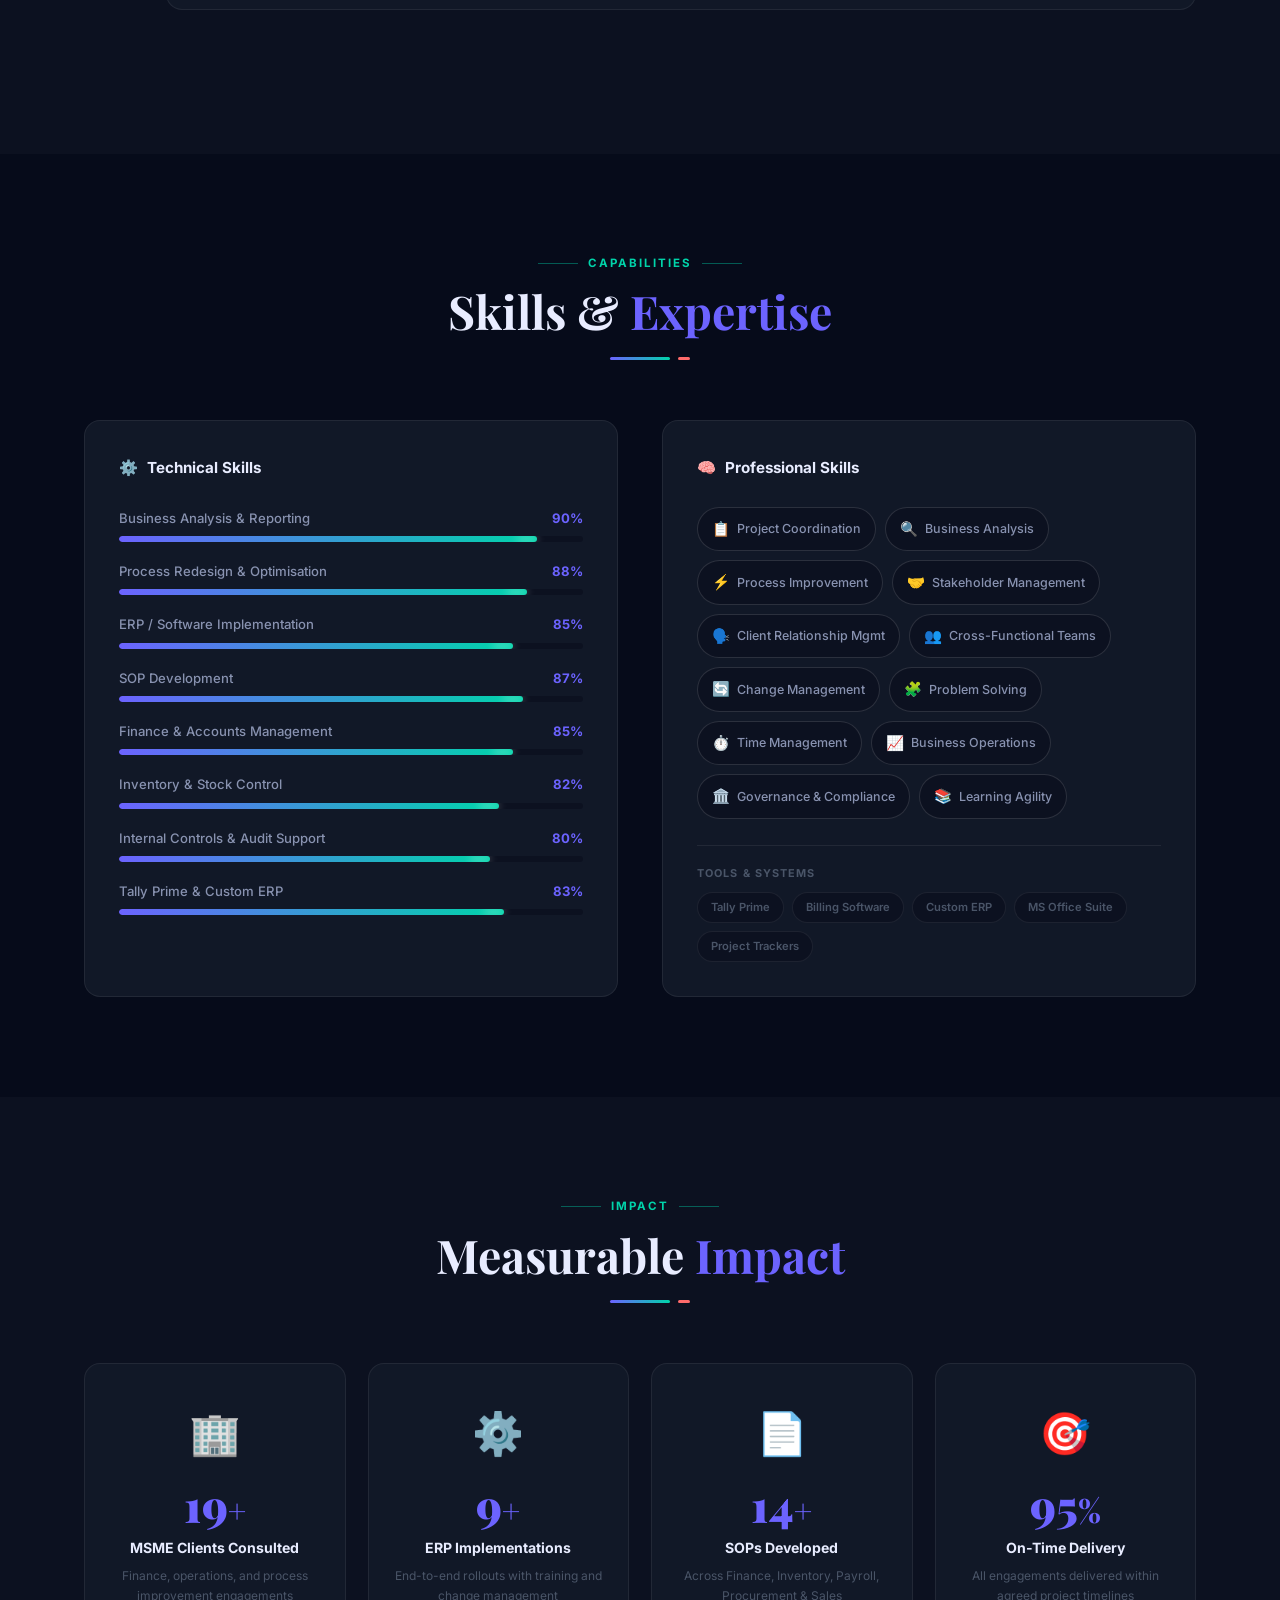
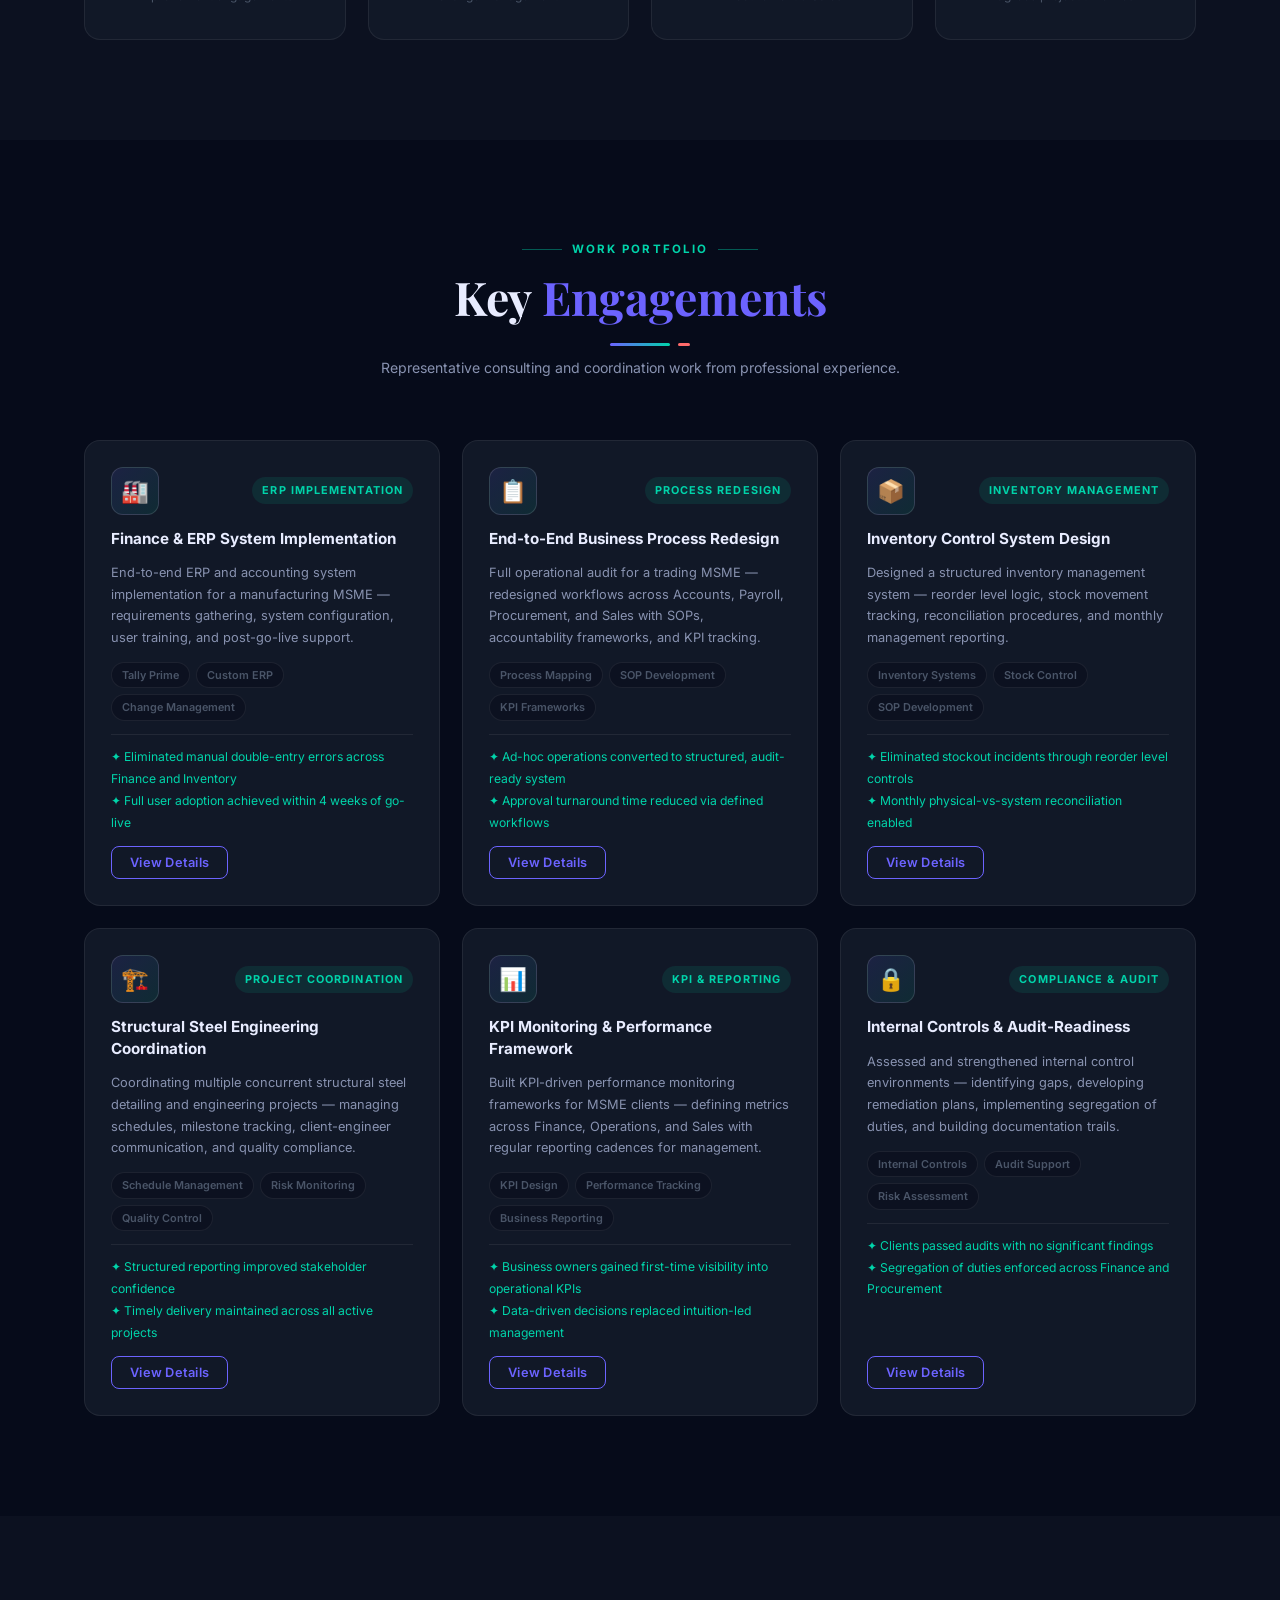
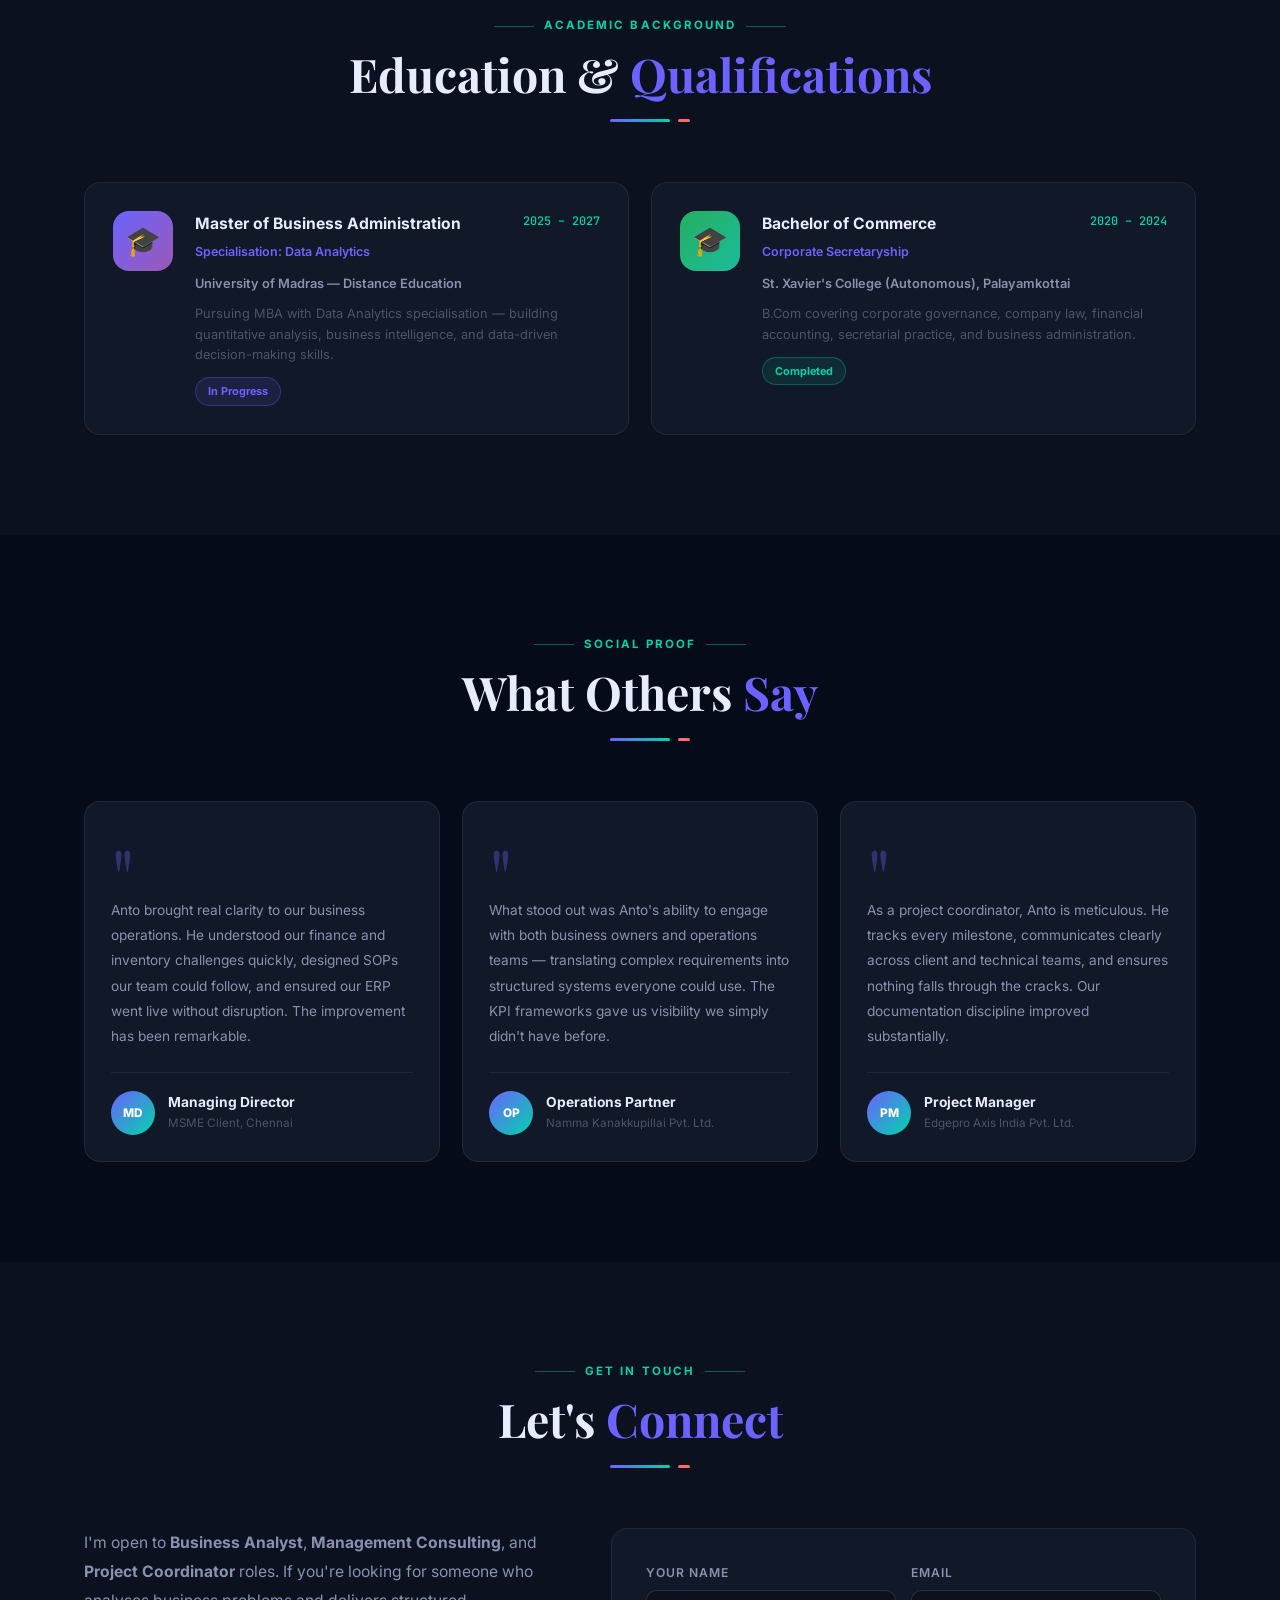
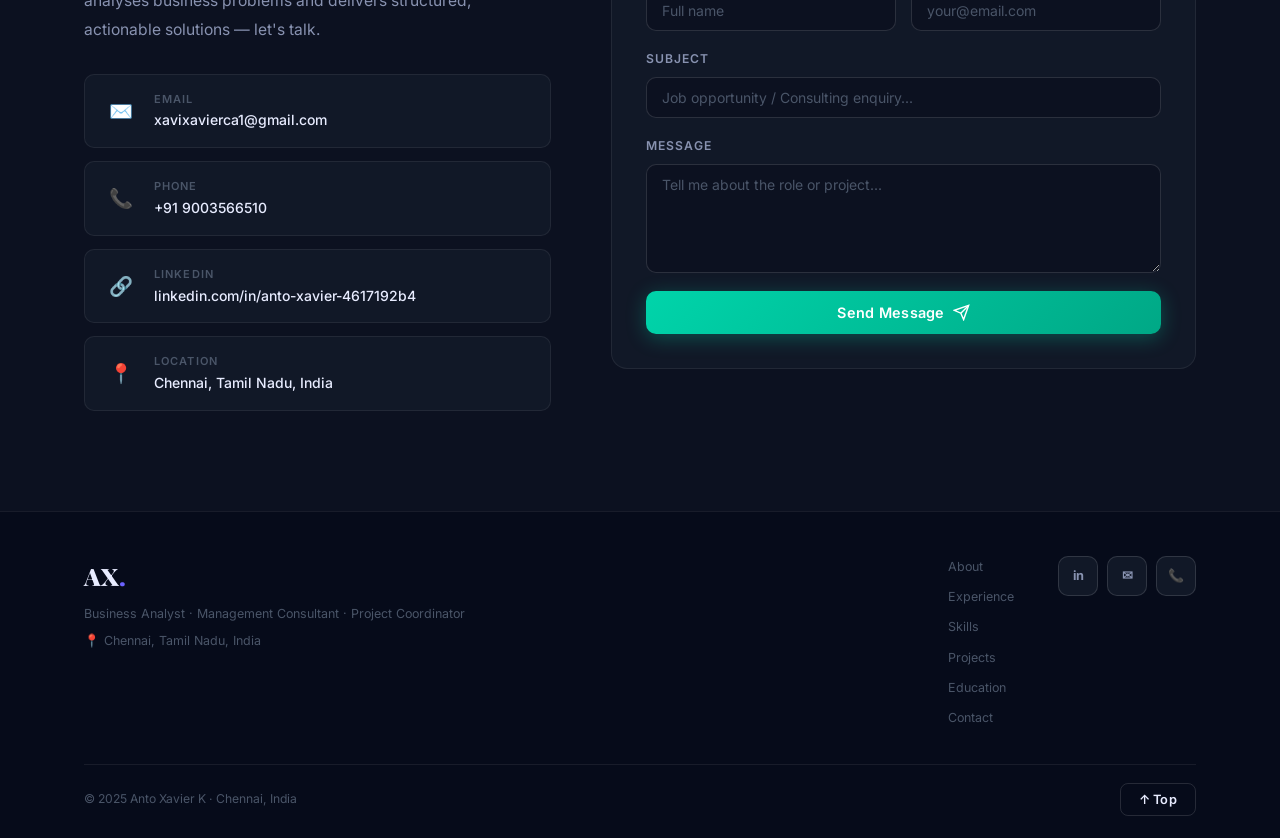
<file: portfolio.html>
<!DOCTYPE html>
<html lang="en" data-theme="dark">
<head>
<meta charset="UTF-8"/>
<meta name="viewport" content="width=device-width,initial-scale=1.0"/>
<title>Anto Xavier K — Business Analyst | Management Consultant</title>
<link href="https://fonts.googleapis.com/css2?family=Playfair+Display:wght@700;900&family=Inter:wght@300;400;500;600;700&family=JetBrains+Mono:wght@500&display=swap" rel="stylesheet"/>
<link rel="stylesheet" href="style.css"/>
</head>
<body>

<canvas id="particleCanvas"></canvas>

<!-- LOADER -->
<div id="loader">
  <div class="ld-logo">AX<span>.</span></div>
  <div class="ld-bar"><div class="ld-fill"></div></div>
  <p class="ld-txt">Building your portfolio...</p>
</div>

<!-- CURSOR -->
<div id="cur"></div>
<div id="cur2"></div>

<!-- NAVBAR -->
<nav class="nav" id="navbar">
  <div class="nav-inner">
    <a class="nav-logo" href="#hero">AX<span style="color:var(--violet)">.</span></a>
    <ul class="nav-links">
      <li><a href="#about">About</a></li>
      <li><a href="#experience">Experience</a></li>
      <li><a href="#skills">Skills</a></li>
      <li><a href="#projects">Projects</a></li>
      <li><a href="#education">Education</a></li>
      <li><a href="#contact">Contact</a></li>
    </ul>
    <div class="nav-acts">
      <button class="theme-btn" id="themeBtn"><span id="themeIco">☀️</span></button>
      <a href="#contact" class="btn btn-primary btn-sm">Hire Me</a>
    </div>
    <button class="burger" id="burger"><span></span><span></span><span></span></button>
  </div>
  <div class="nav-prog" id="navProg"></div>
</nav>

<!-- MOBILE MENU -->
<div class="mmenu" id="mmenu">
  <ul>
    <li><a href="#about" class="ml">About</a></li>
    <li><a href="#experience" class="ml">Experience</a></li>
    <li><a href="#skills" class="ml">Skills</a></li>
    <li><a href="#projects" class="ml">Projects</a></li>
    <li><a href="#education" class="ml">Education</a></li>
    <li><a href="#contact" class="ml">Contact</a></li>
  </ul>
</div>

<!-- HERO -->
<section class="hero" id="hero">
  <div class="hero-grid"></div>
  <div class="orb orb1"></div>
  <div class="orb orb2"></div>
  <div class="orb orb3"></div>
  <div class="hero-layout">
    <div class="hero-content">
      <div class="avail-badge rv" data-d="0"><div class="avail-dot"></div>Available for opportunities</div>
      <p class="hero-loc rv" data-d="1">📍 Chennai, India</p>
      <h1 class="hero-name rv" data-d="2">
        <span class="n1">Anto</span>
        <span class="n2">Xavier K</span>
      </h1>
      <div class="hero-typed rv" data-d="3"><span id="typed"></span><span class="typed-cursor">|</span></div>
      <p class="hero-tag rv" data-d="4">Transforming business complexity into <strong>structured, scalable, and measurable</strong> operations for growing organisations.</p>
      <div class="hero-cta rv" data-d="5">
        <a href="#" class="btn btn-primary" id="dlResume">
          <svg width="17" height="17" viewBox="0 0 24 24" fill="none" stroke="currentColor" stroke-width="2"><path d="M21 15v4a2 2 0 01-2 2H5a2 2 0 01-2-2v-4"/><polyline points="7 10 12 15 17 10"/><line x1="12" y1="15" x2="12" y2="3"/></svg>
          Download Resume
        </a>
        <a href="#contact" class="btn btn-ghost">
          Let's Talk
          <svg width="17" height="17" viewBox="0 0 24 24" fill="none" stroke="currentColor" stroke-width="2"><line x1="5" y1="12" x2="19" y2="12"/><polyline points="12 5 19 12 12 19"/></svg>
        </a>
      </div>
      <div class="hero-stats rv" data-d="6">
        <div class="hs"><span class="hs-num" data-t="2">0</span><span class="hs-suf">+</span><span class="hs-lbl">Years Exp.</span></div>
        <div class="hs-div"></div>
        <div class="hs"><span class="hs-num" data-t="20">0</span><span class="hs-suf">+</span><span class="hs-lbl">MSME Clients</span></div>
        <div class="hs-div"></div>
        <div class="hs"><span class="hs-num" data-t="10">0</span><span class="hs-suf">+</span><span class="hs-lbl">ERP Rollouts</span></div>
        <div class="hs-div"></div>
        <div class="hs"><span class="hs-num" data-t="15">0</span><span class="hs-suf">+</span><span class="hs-lbl">SOPs Built</span></div>
      </div>
    </div>
    <div class="photo-wrap rvr" data-d="2">
      <div class="photo-frame">
        <div class="photo-border"></div>
        <div class="photo-inner">
          <img src="[data-uri]" alt="Anto Xavier K"/>
          <div class="photo-shine"></div>
        </div>
      </div>
      <div class="p-ring p-ring1"></div>
      <div class="p-ring p-ring2"></div>
      <div class="p-badge pb1"><span>🔍</span> Business Analyst</div>
      <div class="p-badge pb2"><span>⚙️</span> ERP Expert</div>
      <div class="p-badge pb3"><span>📋</span> Project Coordinator</div>
    </div>
  </div>
  <div class="scroll-hint"><span>Scroll</span><div class="scroll-line"></div></div>
</section>

<!-- ABOUT -->
<section class="section" id="about">
  <div class="container">
    <div class="sh rv">
      <div class="eyebrow">Who I Am</div>
      <h2 class="stitle">About <span class="accent">Me</span></h2>
      <div class="divider"></div>
    </div>
    <div class="about-grid">
      <div class="rvl">
        <div class="about-card">
          <img src="[data-uri]" class="about-img" alt="Anto Xavier K"/>
          <div class="about-card-info">
            <p class="acn">Anto Xavier K</p>
            <p class="act">Business Analyst &amp; Management Consultant</p>
          </div>
        </div>
        <div class="ql-list" style="margin-top:16px">
          <a href="mailto:xavixavierca1@gmail.com" class="ql"><span class="ql-icon">✉</span><span>xavixavierca1@gmail.com</span></a>
          <a href="https://www.linkedin.com/in/anto-xavier-4617192b4/" target="_blank" class="ql"><span class="ql-icon">🔗</span><span>LinkedIn Profile</span></a>
          <a href="tel:+919003566510" class="ql"><span class="ql-icon">📞</span><span>+91 9003566510</span></a>
        </div>
      </div>
      <div class="about-body rvr">
        <p class="about-lead">I'm a <strong>Management Consultant &amp; Business Analyst</strong> who turns unstructured, manual business operations into <strong>systemised, audit-ready, and performance-tracked processes</strong>.</p>
        <p>My consulting work spans finance and accounts restructuring, ERP implementation, SOP development, inventory management, and project coordination — always focused on driving measurable operational improvement.</p>
        <p>Currently serving as <strong>Project Coordinator at Edgepro Axis India</strong>, managing end-to-end coordination of structural steel engineering projects — schedules, stakeholder communication, documentation, and quality oversight.</p>
        <p>Pursuing an <strong>MBA in Data Analytics</strong> (University of Madras) alongside a B.Com in Corporate Secretaryship — giving me both financial governance instincts and a data-informed analytical mindset.</p>
        <div class="hl-list">
          <div class="hl"><span class="hl-dot">✦</span><span>Business process analysis, redesign &amp; improvement for MSME clients</span></div>
          <div class="hl"><span class="hl-dot">✦</span><span>End-to-end ERP implementation with user training and change management</span></div>
          <div class="hl"><span class="hl-dot">✦</span><span>SOP development, internal controls &amp; audit-ready governance frameworks</span></div>
          <div class="hl"><span class="hl-dot">✦</span><span>Project coordination across engineering and consulting engagements</span></div>
          <div class="hl"><span class="hl-dot">✦</span><span>Cross-functional stakeholder management and structured reporting</span></div>
        </div>
      </div>
    </div>
  </div>
</section>

<!-- EXPERIENCE -->
<section class="section section-alt" id="experience">
  <div class="container">
    <div class="sh rv">
      <div class="eyebrow">Career Journey</div>
      <h2 class="stitle">Professional <span class="accent">Experience</span></h2>
      <div class="divider"></div>
    </div>
    <div class="timeline">
      <div class="tl-item rv" data-d="0">
        <div class="tl-conn"><div class="tl-dot tl-dot-a"></div><div class="tl-line"></div></div>
        <div class="tl-card tl-card-f">
          <div class="tl-badge">Current Role</div>
          <div class="tl-head">
            <div><div class="tl-role">Project Coordinator</div><div class="tl-co"><span class="co-logo co-logo-t">EP</span>Edgepro Axis India Private Limited</div></div>
            <div class="tl-meta"><span class="tl-period">Jan 2026 – Present</span><span class="tl-loc">Chennai, India</span></div>
          </div>
          <p class="tl-sum">Coordinating structural steel detailing and engineering projects — managing multi-stakeholder communication, milestone tracking, and quality delivery from initiation to handover.</p>
          <div class="tl-2col">
            <div>
              <div class="col-head">Responsibilities</div>
              <div class="resp-list">
                <div class="ri"><span class="rd rd-a"></span><span>Coordinated structural steel detailing and engineering projects end-to-end.</span></div>
                <div class="ri"><span class="rd rd-a"></span><span>Managed project schedules and tracked progress against key milestones.</span></div>
                <div class="ri"><span class="rd rd-a"></span><span>Facilitated communication between clients, engineers, and detailing teams.</span></div>
                <div class="ri"><span class="rd rd-a"></span><span>Prepared project documentation, reports, and stakeholder status updates.</span></div>
                <div class="ri"><span class="rd rd-a"></span><span>Coordinated meetings and maintained action item trackers.</span></div>
                <div class="ri"><span class="rd rd-a"></span><span>Monitored project risks and supported issue resolution activities.</span></div>
                <div class="ri"><span class="rd rd-a"></span><span>Ensured quality standards throughout execution and delivery milestones.</span></div>
              </div>
            </div>
            <div>
              <div class="col-head">Impact</div>
              <div class="imp-list">
                <div class="ii"><span class="ii-ico">📈</span><span>Improved coordination and communication across multiple stakeholder groups.</span></div>
                <div class="ii"><span class="ii-ico">✅</span><span>Contributed to timely completion of all engineering deliverables.</span></div>
                <div class="ii"><span class="ii-ico">📋</span><span>Enhanced project visibility through structured reporting and documentation.</span></div>
                <div class="ii"><span class="ii-ico">🎯</span><span>Supported quality and resource management improving project outcomes.</span></div>
              </div>
            </div>
          </div>
          <div class="tag-row"><span class="tag tag-a">Project Coordination</span><span class="tag tag-a">Milestone Tracking</span><span class="tag tag-a">Stakeholder Comms</span><span class="tag tag-a">Risk Monitoring</span><span class="tag tag-a">Documentation</span></div>
        </div>
      </div>
      <div class="tl-item rv" data-d="1">
        <div class="tl-conn"><div class="tl-dot"></div></div>
        <div class="tl-card">
          <div class="tl-head">
            <div><div class="tl-role">Management Consultant &amp; Business Analyst</div><div class="tl-co"><span class="co-logo">NK</span>Namma Kanakkupillai Private Limited</div></div>
            <div class="tl-meta"><span class="tl-period">Jul 2024 – Dec 2025</span><span class="tl-loc">Chennai, India</span></div>
          </div>
          <p class="tl-sum">Led finance, operations, and process improvement consulting for MSMEs — redesigning workflows, implementing ERP systems, and building governance frameworks that transformed businesses into structured, audit-ready operations.</p>
          <div class="tl-2col">
            <div>
              <div class="col-head">Responsibilities</div>
              <div class="resp-list">
                <div class="ri"><span class="rd"></span><span>Led consulting engagements redesigning workflows across Accounts, Payroll, Inventory, Procurement, and Sales.</span></div>
                <div class="ri"><span class="rd"></span><span>Implemented ERP and accounting systems; developed SOPs and KPI monitoring frameworks.</span></div>
                <div class="ri"><span class="rd"></span><span>Gathered business requirements, analysed processes, and identified automation opportunities.</span></div>
                <div class="ri"><span class="rd"></span><span>Managed end-to-end ERP implementation including planning, training, and change management.</span></div>
                <div class="ri"><span class="rd"></span><span>Strengthened internal controls and delivered data-driven recommendations to management.</span></div>
                <div class="ri"><span class="rd"></span><span>Collaborated with business owners, cross-functional teams, and vendors to ensure adoption.</span></div>
              </div>
            </div>
            <div>
              <div class="col-head">Impact</div>
              <div class="imp-list">
                <div class="ii"><span class="ii-ico">🏗️</span><span>Transformed unstructured finance and operations into system-driven, audit-ready processes.</span></div>
                <div class="ii"><span class="ii-ico">⚡</span><span>Improved efficiency, accountability, and compliance through SOP implementation.</span></div>
                <div class="ii"><span class="ii-ico">📊</span><span>Enhanced business visibility through reporting frameworks and KPI tracking.</span></div>
                <div class="ii"><span class="ii-ico">🚀</span><span>Delivered all ERP and process improvement projects within agreed timelines.</span></div>
                <div class="ii"><span class="ii-ico">💡</span><span>Enabled data-driven decisions through KPI monitoring and automation initiatives.</span></div>
              </div>
            </div>
          </div>
          <div class="tag-row"><span class="tag">Business Analysis</span><span class="tag">ERP Implementation</span><span class="tag">SOP Development</span><span class="tag">Process Improvement</span><span class="tag">Change Management</span><span class="tag">Finance &amp; Accounts</span><span class="tag">Tally Prime</span></div>
        </div>
      </div>
    </div>
  </div>
</section>

<!-- SKILLS -->
<section class="section" id="skills">
  <div class="container">
    <div class="sh rv">
      <div class="eyebrow">Capabilities</div>
      <h2 class="stitle">Skills &amp; <span class="accent">Expertise</span></h2>
      <div class="divider"></div>
    </div>
    <div class="skills-grid">
      <div class="sg rv" data-d="0">
        <div class="sg-title"><span>⚙️</span> Technical Skills</div>
        <div class="sbar-list">
          <div class="sbar" data-lv="90"><div class="sbl"><span>Business Analysis &amp; Reporting</span><span class="sbl-pct">90%</span></div><div class="sbar-track"><div class="sbar-fill"></div></div></div>
          <div class="sbar" data-lv="88"><div class="sbl"><span>Process Redesign &amp; Optimisation</span><span class="sbl-pct">88%</span></div><div class="sbar-track"><div class="sbar-fill"></div></div></div>
          <div class="sbar" data-lv="85"><div class="sbl"><span>ERP / Software Implementation</span><span class="sbl-pct">85%</span></div><div class="sbar-track"><div class="sbar-fill"></div></div></div>
          <div class="sbar" data-lv="87"><div class="sbl"><span>SOP Development</span><span class="sbl-pct">87%</span></div><div class="sbar-track"><div class="sbar-fill"></div></div></div>
          <div class="sbar" data-lv="85"><div class="sbl"><span>Finance &amp; Accounts Management</span><span class="sbl-pct">85%</span></div><div class="sbar-track"><div class="sbar-fill"></div></div></div>
          <div class="sbar" data-lv="82"><div class="sbl"><span>Inventory &amp; Stock Control</span><span class="sbl-pct">82%</span></div><div class="sbar-track"><div class="sbar-fill"></div></div></div>
          <div class="sbar" data-lv="80"><div class="sbl"><span>Internal Controls &amp; Audit Support</span><span class="sbl-pct">80%</span></div><div class="sbar-track"><div class="sbar-fill"></div></div></div>
          <div class="sbar" data-lv="83"><div class="sbl"><span>Tally Prime &amp; Custom ERP</span><span class="sbl-pct">83%</span></div><div class="sbar-track"><div class="sbar-fill"></div></div></div>
        </div>
      </div>
      <div class="sg rv" data-d="1">
        <div class="sg-title"><span>🧠</span> Professional Skills</div>
        <div class="pill-grid">
          <div class="pill"><span class="pill-ico">📋</span>Project Coordination</div>
          <div class="pill"><span class="pill-ico">🔍</span>Business Analysis</div>
          <div class="pill"><span class="pill-ico">⚡</span>Process Improvement</div>
          <div class="pill"><span class="pill-ico">🤝</span>Stakeholder Management</div>
          <div class="pill"><span class="pill-ico">🗣️</span>Client Relationship Mgmt</div>
          <div class="pill"><span class="pill-ico">👥</span>Cross-Functional Teams</div>
          <div class="pill"><span class="pill-ico">🔄</span>Change Management</div>
          <div class="pill"><span class="pill-ico">🧩</span>Problem Solving</div>
          <div class="pill"><span class="pill-ico">⏱️</span>Time Management</div>
          <div class="pill"><span class="pill-ico">📈</span>Business Operations</div>
          <div class="pill"><span class="pill-ico">🏛️</span>Governance &amp; Compliance</div>
          <div class="pill"><span class="pill-ico">📚</span>Learning Agility</div>
        </div>
        <div class="tools-bar">
          <div class="tools-lbl">Tools &amp; Systems</div>
          <div class="tools-row">
            <span class="tchip">Tally Prime</span><span class="tchip">Billing Software</span><span class="tchip">Custom ERP</span><span class="tchip">MS Office Suite</span><span class="tchip">Project Trackers</span>
          </div>
        </div>
      </div>
    </div>
  </div>
</section>

<!-- ACHIEVEMENTS -->
<section class="section section-alt" id="achievements">
  <div class="container">
    <div class="sh rv">
      <div class="eyebrow">Impact</div>
      <h2 class="stitle">Measurable <span class="accent">Impact</span></h2>
      <div class="divider"></div>
    </div>
    <div class="ach-grid">
      <div class="ach rv" data-d="0"><div class="ach-ico">🏢</div><div class="ach-num"><span class="cnt" data-t="20">0</span><span class="ach-suf">+</span></div><div class="ach-lbl">MSME Clients Consulted</div><div class="ach-desc">Finance, operations, and process improvement engagements</div></div>
      <div class="ach rv" data-d="1"><div class="ach-ico">⚙️</div><div class="ach-num"><span class="cnt" data-t="10">0</span><span class="ach-suf">+</span></div><div class="ach-lbl">ERP Implementations</div><div class="ach-desc">End-to-end rollouts with training and change management</div></div>
      <div class="ach rv" data-d="2"><div class="ach-ico">📄</div><div class="ach-num"><span class="cnt" data-t="15">0</span><span class="ach-suf">+</span></div><div class="ach-lbl">SOPs Developed</div><div class="ach-desc">Across Finance, Inventory, Payroll, Procurement &amp; Sales</div></div>
      <div class="ach rv" data-d="3"><div class="ach-ico">🎯</div><div class="ach-num"><span class="cnt" data-t="100">0</span><span class="ach-suf">%</span></div><div class="ach-lbl">On-Time Delivery</div><div class="ach-desc">All engagements delivered within agreed project timelines</div></div>
    </div>
  </div>
</section>

<!-- PROJECTS -->
<section class="section" id="projects">
  <div class="container">
    <div class="sh rv">
      <div class="eyebrow">Work Portfolio</div>
      <h2 class="stitle">Key <span class="accent">Engagements</span></h2>
      <div class="divider"></div>
      <p class="ssub">Representative consulting and coordination work from professional experience.</p>
    </div>
    <div class="proj-grid">
      <div class="pc rv" data-d="0"><div class="pc-head"><div class="pc-ico">🏭</div><span class="pc-type">ERP Implementation</span></div><div class="pc-title">Finance &amp; ERP System Implementation</div><div class="pc-desc">End-to-end ERP and accounting system implementation for a manufacturing MSME — requirements gathering, system configuration, user training, and post-go-live support.</div><div class="pc-tools"><span class="tool-tag">Tally Prime</span><span class="tool-tag">Custom ERP</span><span class="tool-tag">Change Management</span></div><div class="pc-out"><p>✦ Eliminated manual double-entry errors across Finance and Inventory</p><p>✦ Full user adoption achieved within 4 weeks of go-live</p></div><div class="pc-acts"><button class="btn btn-outline btn-sm" onclick="openModal('erp')">View Details</button></div></div>
      <div class="pc rv" data-d="1"><div class="pc-head"><div class="pc-ico">📋</div><span class="pc-type">Process Redesign</span></div><div class="pc-title">End-to-End Business Process Redesign</div><div class="pc-desc">Full operational audit for a trading MSME — redesigned workflows across Accounts, Payroll, Procurement, and Sales with SOPs, accountability frameworks, and KPI tracking.</div><div class="pc-tools"><span class="tool-tag">Process Mapping</span><span class="tool-tag">SOP Development</span><span class="tool-tag">KPI Frameworks</span></div><div class="pc-out"><p>✦ Ad-hoc operations converted to structured, audit-ready system</p><p>✦ Approval turnaround time reduced via defined workflows</p></div><div class="pc-acts"><button class="btn btn-outline btn-sm" onclick="openModal('process')">View Details</button></div></div>
      <div class="pc rv" data-d="2"><div class="pc-head"><div class="pc-ico">📦</div><span class="pc-type">Inventory Management</span></div><div class="pc-title">Inventory Control System Design</div><div class="pc-desc">Designed a structured inventory management system — reorder level logic, stock movement tracking, reconciliation procedures, and monthly management reporting.</div><div class="pc-tools"><span class="tool-tag">Inventory Systems</span><span class="tool-tag">Stock Control</span><span class="tool-tag">SOP Development</span></div><div class="pc-out"><p>✦ Eliminated stockout incidents through reorder level controls</p><p>✦ Monthly physical-vs-system reconciliation enabled</p></div><div class="pc-acts"><button class="btn btn-outline btn-sm" onclick="openModal('inventory')">View Details</button></div></div>
      <div class="pc rv" data-d="3"><div class="pc-head"><div class="pc-ico">🏗️</div><span class="pc-type">Project Coordination</span></div><div class="pc-title">Structural Steel Engineering Coordination</div><div class="pc-desc">Coordinating multiple concurrent structural steel detailing and engineering projects — managing schedules, milestone tracking, client-engineer communication, and quality compliance.</div><div class="pc-tools"><span class="tool-tag">Schedule Management</span><span class="tool-tag">Risk Monitoring</span><span class="tool-tag">Quality Control</span></div><div class="pc-out"><p>✦ Structured reporting improved stakeholder confidence</p><p>✦ Timely delivery maintained across all active projects</p></div><div class="pc-acts"><button class="btn btn-outline btn-sm" onclick="openModal('steel')">View Details</button></div></div>
      <div class="pc rv" data-d="4"><div class="pc-head"><div class="pc-ico">📊</div><span class="pc-type">KPI &amp; Reporting</span></div><div class="pc-title">KPI Monitoring &amp; Performance Framework</div><div class="pc-desc">Built KPI-driven performance monitoring frameworks for MSME clients — defining metrics across Finance, Operations, and Sales with regular reporting cadences for management.</div><div class="pc-tools"><span class="tool-tag">KPI Design</span><span class="tool-tag">Performance Tracking</span><span class="tool-tag">Business Reporting</span></div><div class="pc-out"><p>✦ Business owners gained first-time visibility into operational KPIs</p><p>✦ Data-driven decisions replaced intuition-led management</p></div><div class="pc-acts"><button class="btn btn-outline btn-sm" onclick="openModal('kpi')">View Details</button></div></div>
      <div class="pc rv" data-d="5"><div class="pc-head"><div class="pc-ico">🔒</div><span class="pc-type">Compliance &amp; Audit</span></div><div class="pc-title">Internal Controls &amp; Audit-Readiness</div><div class="pc-desc">Assessed and strengthened internal control environments — identifying gaps, developing remediation plans, implementing segregation of duties, and building documentation trails.</div><div class="pc-tools"><span class="tool-tag">Internal Controls</span><span class="tool-tag">Audit Support</span><span class="tool-tag">Risk Assessment</span></div><div class="pc-out"><p>✦ Clients passed audits with no significant findings</p><p>✦ Segregation of duties enforced across Finance and Procurement</p></div><div class="pc-acts"><button class="btn btn-outline btn-sm" onclick="openModal('audit')">View Details</button></div></div>
    </div>
  </div>
</section>

<!-- EDUCATION -->
<section class="section section-alt" id="education">
  <div class="container">
    <div class="sh rv">
      <div class="eyebrow">Academic Background</div>
      <h2 class="stitle">Education &amp; <span class="accent">Qualifications</span></h2>
      <div class="divider"></div>
    </div>
    <div class="edu-grid">
      <div class="edu-card rv" data-d="0">
        <div class="edu-badge" style="background:linear-gradient(135deg,#6C63FF,#9B59B6)">🎓</div>
        <div>
          <div class="edu-hd"><div><h3>Master of Business Administration</h3><div class="edu-spec">Specialisation: Data Analytics</div></div><span class="edu-period">2025 – 2027</span></div>
          <div class="edu-inst">University of Madras — Distance Education</div>
          <div class="edu-desc">Pursuing MBA with Data Analytics specialisation — building quantitative analysis, business intelligence, and data-driven decision-making skills.</div>
          <span class="edu-status es-wip">In Progress</span>
        </div>
      </div>
      <div class="edu-card rv" data-d="1">
        <div class="edu-badge" style="background:linear-gradient(135deg,#27AE60,#1ABC9C)">🎓</div>
        <div>
          <div class="edu-hd"><div><h3>Bachelor of Commerce</h3><div class="edu-spec">Corporate Secretaryship</div></div><span class="edu-period">2020 – 2024</span></div>
          <div class="edu-inst">St. Xavier's College (Autonomous), Palayamkottai</div>
          <div class="edu-desc">B.Com covering corporate governance, company law, financial accounting, secretarial practice, and business administration.</div>
          <span class="edu-status es-done">Completed</span>
        </div>
      </div>
    </div>
  </div>
</section>

<!-- TESTIMONIALS -->
<section class="section" id="testimonials">
  <div class="container">
    <div class="sh rv">
      <div class="eyebrow">Social Proof</div>
      <h2 class="stitle">What Others <span class="accent">Say</span></h2>
      <div class="divider"></div>
    </div>
    <div class="test-grid">
      <div class="tc rv" data-d="0"><div class="tc-q">"</div><p class="tc-txt">Anto brought real clarity to our business operations. He understood our finance and inventory challenges quickly, designed SOPs our team could follow, and ensured our ERP went live without disruption. The improvement has been remarkable.</p><div class="tc-auth"><div class="tc-av">MD</div><div><div class="tc-name">Managing Director</div><div class="tc-role">MSME Client, Chennai</div></div></div></div>
      <div class="tc rv" data-d="1"><div class="tc-q">"</div><p class="tc-txt">What stood out was Anto's ability to engage with both business owners and operations teams — translating complex requirements into structured systems everyone could use. The KPI frameworks gave us visibility we simply didn't have before.</p><div class="tc-auth"><div class="tc-av">OP</div><div><div class="tc-name">Operations Partner</div><div class="tc-role">Namma Kanakkupillai Pvt. Ltd.</div></div></div></div>
      <div class="tc rv" data-d="2"><div class="tc-q">"</div><p class="tc-txt">As a project coordinator, Anto is meticulous. He tracks every milestone, communicates clearly across client and technical teams, and ensures nothing falls through the cracks. Our documentation discipline improved substantially.</p><div class="tc-auth"><div class="tc-av">PM</div><div><div class="tc-name">Project Manager</div><div class="tc-role">Edgepro Axis India Pvt. Ltd.</div></div></div></div>
    </div>
  </div>
</section>

<!-- CONTACT -->
<section class="section section-alt" id="contact">
  <div class="container">
    <div class="sh rv">
      <div class="eyebrow">Get In Touch</div>
      <h2 class="stitle">Let's <span class="accent">Connect</span></h2>
      <div class="divider"></div>
    </div>
    <div class="con-grid">
      <div class="rvl">
        <p class="con-intro">I'm open to <strong>Business Analyst</strong>, <strong>Management Consulting</strong>, and <strong>Project Coordinator</strong> roles. If you're looking for someone who analyses business problems and delivers structured, actionable solutions — let's talk.</p>
        <div class="ci-list">
          <a href="mailto:xavixavierca1@gmail.com" class="ci"><div class="ci-ico">✉️</div><div><div class="ci-lbl">Email</div><div class="ci-val">xavixavierca1@gmail.com</div></div></a>
          <a href="tel:+919003566510" class="ci"><div class="ci-ico">📞</div><div><div class="ci-lbl">Phone</div><div class="ci-val">+91 9003566510</div></div></a>
          <a href="https://www.linkedin.com/in/anto-xavier-4617192b4/" target="_blank" class="ci"><div class="ci-ico">🔗</div><div><div class="ci-lbl">LinkedIn</div><div class="ci-val">linkedin.com/in/anto-xavier-4617192b4</div></div></a>
          <div class="ci"><div class="ci-ico">📍</div><div><div class="ci-lbl">Location</div><div class="ci-val">Chennai, Tamil Nadu, India</div></div></div>
        </div>
      </div>
      <div class="form-wrap rvr">
        <form class="form" id="contactForm" onsubmit="sendForm(event)">
          <div class="f-row">
            <div class="fg"><label>Your Name</label><input type="text" placeholder="Full name" required/></div>
            <div class="fg"><label>Email</label><input type="email" placeholder="your@email.com" required/></div>
          </div>
          <div class="fg"><label>Subject</label><input type="text" placeholder="Job opportunity / Consulting enquiry..." required/></div>
          <div class="fg"><label>Message</label><textarea rows="5" placeholder="Tell me about the role or project..." required></textarea></div>
          <button type="submit" class="btn btn-teal btn-full">
            Send Message
            <svg width="17" height="17" viewBox="0 0 24 24" fill="none" stroke="currentColor" stroke-width="2"><line x1="22" y1="2" x2="11" y2="13"/><polygon points="22 2 15 22 11 13 2 9 22 2"/></svg>
          </button>
          <div class="f-success" id="fSuccess">✅ Message sent! Anto will respond within 24 hours.</div>
        </form>
      </div>
    </div>
  </div>
</section>

<!-- FOOTER -->
<footer class="footer">
  <div class="container">
    <div class="ft-inner">
      <div class="ft-brand">
        <span style="font-family:'Playfair Display',serif;font-size:1.5rem;font-weight:900">AX<span style="color:var(--violet)">.</span></span>
        <p>Business Analyst · Management Consultant · Project Coordinator</p>
        <p>📍 Chennai, Tamil Nadu, India</p>
      </div>
      <nav class="ft-nav">
        <a href="#about">About</a><a href="#experience">Experience</a><a href="#skills">Skills</a>
        <a href="#projects">Projects</a><a href="#education">Education</a><a href="#contact">Contact</a>
      </nav>
      <div class="ft-social">
        <a href="https://www.linkedin.com/in/anto-xavier-4617192b4/" target="_blank" class="soc">in</a>
        <a href="mailto:xavixavierca1@gmail.com" class="soc">✉</a>
        <a href="tel:+919003566510" class="soc">📞</a>
      </div>
    </div>
    <div class="ft-bottom">
      <span>© 2025 Anto Xavier K · Chennai, India</span>
      <button class="btn btn-ghost btn-sm" onclick="scrollTop()">↑ Top</button>
    </div>
  </div>
</footer>

<!-- MODAL -->
<div class="modal-ov" id="modalOv" onclick="closeModal()">
  <div class="modal" onclick="event.stopPropagation()">
    <button class="modal-close" onclick="closeModal()">✕</button>
    <div class="modal-body" id="modalBody"></div>
  </div>
</div>

<script src="script.js"></script>
</body>
</html>
</file>
<file: style.css>
/* ============================================================
   ANTO XAVIER K — PORTFOLIO STYLESHEET
   Complete, self-contained, no external dependencies
   ============================================================ */

/* ── CSS VARIABLES ─────────────────────────────────────── */
:root {
  --violet: #6C63FF;
  --teal: #00D4AA;
  --coral: #FF6B6B;
  --violet-dim: rgba(108,99,255,0.13);
  --teal-dim: rgba(0,212,170,0.10);

  /* Dark theme defaults */
  --bg: #060B1A;
  --bg2: #0C1120;
  --bgc: #111827;
  --bgch: #19243A;
  --border: rgba(255,255,255,0.07);
  --border-s: rgba(255,255,255,0.13);
  --text: #E8ECFF;
  --text-d: #8892B0;
  --text-m: #4A5568;
  --shadow-lg: 0 24px 64px rgba(0,0,0,0.6);
  --shadow-md: 0 8px 32px rgba(0,0,0,0.4);
  --nav-h: 68px;
  --radius: 16px;
  --radius-s: 10px;
  --ease: cubic-bezier(0.4,0,0.2,1);
}

[data-theme="light"] {
  --bg: #F0F2FF;
  --bg2: #E8EAFF;
  --bgc: #FFFFFF;
  --bgch: #F4F6FF;
  --border: rgba(0,0,0,0.06);
  --border-s: rgba(0,0,0,0.12);
  --text: #111827;
  --text-d: #374151;
  --text-m: #6B7280;
  --shadow-lg: 0 24px 64px rgba(108,99,255,0.12);
  --shadow-md: 0 8px 32px rgba(0,0,0,0.08);
}

/* ── RESET ─────────────────────────────────────────────── */
*, *::before, *::after {
  box-sizing: border-box;
  margin: 0;
  padding: 0;
}
html { scroll-behavior: smooth; }
body {
  font-family: 'Inter', 'Segoe UI', sans-serif;
  background: var(--bg);
  color: var(--text);
  line-height: 1.7;
  overflow-x: hidden;
  transition: background 0.35s, color 0.35s;
}
a { color: inherit; text-decoration: none; }
ul { list-style: none; }
img { max-width: 100%; display: block; }
.container { max-width: 1160px; margin: 0 auto; padding: 0 24px; }
.accent { color: var(--violet); }

/* ── PARTICLE CANVAS ───────────────────────────────────── */
#particleCanvas {
  position: fixed;
  top: 0; left: 0;
  width: 100%; height: 100%;
  pointer-events: none;
  z-index: 0;
  opacity: 0.35;
}

/* ── LOADER ─────────────────────────────────────────────── */
#loader {
  position: fixed;
  inset: 0;
  background: #060B1A;
  z-index: 9999;
  display: flex;
  align-items: center;
  justify-content: center;
  flex-direction: column;
  gap: 20px;
  transition: opacity 0.7s, visibility 0.7s;
}
#loader.gone { opacity: 0; visibility: hidden; }

.ld-logo {
  font-family: 'Playfair Display', 'Georgia', serif;
  font-size: 3.5rem;
  font-weight: 900;
  color: #E8ECFF;
  letter-spacing: -2px;
}
.ld-logo span { color: #6C63FF; }

.ld-bar {
  width: 220px;
  height: 3px;
  background: rgba(255,255,255,0.1);
  border-radius: 3px;
  overflow: hidden;
}
.ld-fill {
  height: 100%;
  width: 0;
  background: linear-gradient(90deg, #6C63FF, #00D4AA);
  border-radius: 3px;
  animation: ldFill 1.6s var(--ease) forwards;
}
@keyframes ldFill { to { width: 100%; } }

.ld-txt {
  font-size: 0.72rem;
  letter-spacing: 0.18em;
  text-transform: uppercase;
  color: #4A5568;
}

/* ── CUSTOM CURSOR ─────────────────────────────────────── */
#cur {
  width: 10px; height: 10px;
  border-radius: 50%;
  background: var(--violet);
  position: fixed;
  pointer-events: none;
  z-index: 9998;
  transform: translate(-50%, -50%);
  transition: width 0.18s, height 0.18s;
  mix-blend-mode: screen;
}
#cur2 {
  width: 36px; height: 36px;
  border-radius: 50%;
  border: 1.5px solid var(--violet);
  position: fixed;
  pointer-events: none;
  z-index: 9997;
  transform: translate(-50%, -50%);
  opacity: 0.4;
  transition: left 0.09s, top 0.09s, width 0.22s, height 0.22s;
}
@media (hover: none) { #cur, #cur2 { display: none; } }

/* ── NAVIGATION ────────────────────────────────────────── */
.nav {
  position: fixed;
  top: 0; left: 0; right: 0;
  height: var(--nav-h);
  z-index: 100;
  transition: background 0.3s, box-shadow 0.3s;
}
.nav.scrolled {
  background: rgba(6,11,26,0.92);
  backdrop-filter: blur(24px);
  -webkit-backdrop-filter: blur(24px);
  box-shadow: 0 1px 0 var(--border);
}
[data-theme="light"] .nav.scrolled {
  background: rgba(240,242,255,0.94);
}
.nav-inner {
  max-width: 1160px;
  margin: 0 auto;
  padding: 0 24px;
  height: 100%;
  display: flex;
  align-items: center;
  gap: 28px;
}
.nav-logo {
  font-family: 'Playfair Display', 'Georgia', serif;
  font-size: 1.55rem;
  font-weight: 900;
  letter-spacing: -1px;
  color: var(--text);
  flex-shrink: 0;
}
.nav-links {
  display: flex;
  gap: 2px;
  margin-left: auto;
}
.nav-links a {
  padding: 6px 13px;
  font-size: 0.875rem;
  font-weight: 500;
  color: var(--text-d);
  border-radius: 8px;
  transition: color 0.2s, background 0.2s;
  position: relative;
}
.nav-links a::after {
  content: '';
  position: absolute;
  bottom: 2px; left: 50%;
  width: 0; height: 2px;
  background: var(--violet);
  border-radius: 2px;
  transform: translateX(-50%);
  transition: width 0.25s;
}
.nav-links a:hover { color: var(--text); background: var(--border); }
.nav-links a.active { color: var(--violet); }
.nav-links a.active::after { width: 60%; }

.nav-acts {
  display: flex;
  align-items: center;
  gap: 12px;
}
.theme-btn {
  width: 38px; height: 38px;
  border-radius: 50%;
  border: 1px solid var(--border-s);
  background: var(--bgc);
  cursor: pointer;
  display: flex;
  align-items: center;
  justify-content: center;
  font-size: 1rem;
  transition: all 0.25s;
}
.theme-btn:hover { transform: rotate(25deg); border-color: var(--violet); }

.nav-prog {
  position: absolute;
  bottom: 0; left: 0;
  height: 2px;
  background: linear-gradient(90deg, var(--violet), var(--teal));
  width: 0;
  transition: width 0.08s linear;
}

.burger {
  display: none;
  flex-direction: column;
  gap: 5px;
  background: none;
  border: none;
  cursor: pointer;
  padding: 4px;
  margin-left: auto;
}
.burger span {
  display: block;
  width: 24px; height: 2px;
  background: var(--text);
  border-radius: 2px;
  transition: all 0.28s;
}

.mmenu {
  display: none;
  position: fixed;
  top: var(--nav-h); left: 0; right: 0;
  background: var(--bg);
  border-bottom: 1px solid var(--border);
  z-index: 99;
  padding: 14px 24px 22px;
  transform: translateY(-110%);
  transition: transform 0.32s var(--ease);
}
.mmenu.open { transform: translateY(0); }
.mmenu ul { display: flex; flex-direction: column; gap: 4px; }
.mmenu a {
  display: block;
  padding: 11px 16px;
  font-weight: 500;
  border-radius: 8px;
  transition: background 0.2s;
}
.mmenu a:hover { background: var(--border); }

/* ── BUTTONS ───────────────────────────────────────────── */
.btn {
  display: inline-flex;
  align-items: center;
  gap: 8px;
  padding: 13px 28px;
  border-radius: 10px;
  font-family: 'Inter', 'Segoe UI', sans-serif;
  font-size: 0.9rem;
  font-weight: 600;
  cursor: pointer;
  border: none;
  transition: all 0.28s var(--ease);
  letter-spacing: 0.02em;
  position: relative;
  overflow: hidden;
}
.btn::before {
  content: '';
  position: absolute;
  inset: 0;
  background: linear-gradient(135deg, rgba(255,255,255,0.14), transparent);
  opacity: 0;
  transition: opacity 0.25s;
}
.btn:hover::before { opacity: 1; }

.btn-primary {
  background: linear-gradient(135deg, var(--violet), #9B59FF);
  color: #fff;
  box-shadow: 0 4px 20px rgba(108,99,255,0.4);
}
.btn-primary:hover {
  transform: translateY(-3px);
  box-shadow: 0 10px 36px rgba(108,99,255,0.55);
}
.btn-ghost {
  background: transparent;
  color: var(--text);
  border: 1.5px solid var(--border-s);
}
.btn-ghost:hover { border-color: var(--violet); color: var(--violet); transform: translateY(-2px); }

.btn-outline {
  background: transparent;
  color: var(--violet);
  border: 1.5px solid var(--violet);
}
.btn-outline:hover { background: var(--violet-dim); transform: translateY(-1px); }

.btn-teal {
  background: linear-gradient(135deg, var(--teal), #00A886);
  color: #fff;
  box-shadow: 0 4px 20px rgba(0,212,170,0.3);
}
.btn-teal:hover { transform: translateY(-2px); box-shadow: 0 8px 28px rgba(0,212,170,0.45); }

.btn-sm { padding: 8px 18px; font-size: 0.8rem; border-radius: 8px; }
.btn-full { width: 100%; justify-content: center; }

/* ── SECTION LAYOUT ────────────────────────────────────── */
.section { padding: 100px 0; position: relative; z-index: 1; }
.section-alt { background: var(--bg2); }

.sh { text-align: center; margin-bottom: 60px; }
.eyebrow {
  font-size: 0.72rem;
  font-weight: 700;
  letter-spacing: 0.18em;
  text-transform: uppercase;
  color: var(--teal);
  margin-bottom: 12px;
  display: flex;
  align-items: center;
  justify-content: center;
  gap: 10px;
}
.eyebrow::before, .eyebrow::after {
  content: '';
  flex: 1; max-width: 40px;
  height: 1px;
  background: var(--teal);
  opacity: 0.4;
}
.stitle {
  font-family: 'Playfair Display', 'Georgia', serif;
  font-size: clamp(2rem, 5vw, 2.9rem);
  font-weight: 700;
  color: var(--text);
  line-height: 1.15;
}
.ssub { color: var(--text-d); font-size: 0.88rem; margin-top: 10px; }
.divider {
  width: 60px; height: 3px;
  background: linear-gradient(90deg, var(--violet), var(--teal));
  margin: 18px auto 0;
  border-radius: 3px;
  position: relative;
}
.divider::after {
  content: '';
  position: absolute;
  right: -20px; top: 0;
  width: 12px; height: 3px;
  background: var(--coral);
  border-radius: 3px;
}

/* ── HERO ──────────────────────────────────────────────── */
.hero {
  position: relative;
  min-height: 100vh;
  display: flex;
  align-items: center;
  overflow: hidden;
  padding: calc(var(--nav-h) + 40px) 24px 80px;
  z-index: 1;
}
.hero-grid {
  position: absolute; inset: 0;
  background-image:
    linear-gradient(var(--border) 1px, transparent 1px),
    linear-gradient(90deg, var(--border) 1px, transparent 1px);
  background-size: 55px 55px;
  mask-image: radial-gradient(ellipse 80% 80% at 50% 50%, black 30%, transparent 100%);
  -webkit-mask-image: radial-gradient(ellipse 80% 80% at 50% 50%, black 30%, transparent 100%);
  pointer-events: none;
}
.orb {
  position: absolute;
  border-radius: 50%;
  filter: blur(100px);
  pointer-events: none;
  will-change: transform;
}
.orb1 {
  width: 700px; height: 700px;
  background: radial-gradient(circle, rgba(108,99,255,0.2), transparent 70%);
  top: -200px; left: -200px;
  animation: of1 10s ease-in-out infinite;
}
.orb2 {
  width: 500px; height: 500px;
  background: radial-gradient(circle, rgba(0,212,170,0.16), transparent 70%);
  bottom: -120px; right: -120px;
  animation: of2 13s ease-in-out infinite;
}
.orb3 {
  width: 350px; height: 350px;
  background: radial-gradient(circle, rgba(255,107,107,0.1), transparent 70%);
  top: 40%; left: 45%;
  animation: of3 8s ease-in-out infinite 1.5s;
}
@keyframes of1 { 0%,100% { transform: translate(0,0) scale(1); } 50% { transform: translate(40px,30px) scale(1.05); } }
@keyframes of2 { 0%,100% { transform: translate(0,0); } 50% { transform: translate(-30px,20px); } }
@keyframes of3 { 0%,100% { transform: translate(0,0); } 50% { transform: translate(20px,-25px); } }

.hero-layout {
  position: relative; z-index: 2;
  max-width: 1160px; margin: 0 auto; width: 100%;
  display: grid;
  grid-template-columns: 1fr 440px;
  gap: 72px;
  align-items: center;
}

.avail-badge {
  display: inline-flex;
  align-items: center;
  gap: 9px;
  padding: 7px 16px;
  background: rgba(0,212,170,0.08);
  border: 1px solid rgba(0,212,170,0.22);
  border-radius: 100px;
  font-size: 0.75rem;
  font-weight: 600;
  color: var(--teal);
  margin-bottom: 18px;
  letter-spacing: 0.04em;
}
.avail-dot {
  width: 8px; height: 8px;
  border-radius: 50%;
  background: var(--teal);
  animation: pulse 2s infinite;
  flex-shrink: 0;
}
@keyframes pulse {
  0%,100% { box-shadow: 0 0 0 0 rgba(0,212,170,0.5); }
  50% { box-shadow: 0 0 0 9px rgba(0,212,170,0); }
}

.hero-loc {
  font-size: 0.78rem;
  letter-spacing: 0.12em;
  text-transform: uppercase;
  color: var(--text-m);
  font-weight: 600;
  margin-bottom: 18px;
}
.hero-name {
  font-family: 'Playfair Display', 'Georgia', serif;
  font-weight: 900;
  line-height: 1.0;
  letter-spacing: -2px;
  margin-bottom: 18px;
}
.hero-name .n1 {
  display: block;
  font-size: clamp(3rem, 8vw, 5.8rem);
  color: var(--text);
}
.hero-name .n2 {
  display: block;
  font-size: clamp(3rem, 8vw, 5.8rem);
  background: linear-gradient(135deg, var(--violet), #A855F7, var(--teal));
  -webkit-background-clip: text;
  -webkit-text-fill-color: transparent;
  background-clip: text;
}
.hero-typed {
  font-family: 'JetBrains Mono', 'Courier New', monospace;
  font-size: clamp(0.85rem, 1.5vw, 1rem);
  color: var(--text-d);
  margin-bottom: 18px;
  display: flex;
  align-items: center;
  gap: 4px;
  min-height: 1.8em;
}
.typed-cursor { color: var(--violet); animation: blink 1s infinite; }
@keyframes blink { 0%,100% { opacity: 1; } 50% { opacity: 0; } }

.hero-tag {
  font-size: clamp(0.95rem, 1.5vw, 1.1rem);
  color: var(--text-d);
  margin-bottom: 34px;
  line-height: 1.8;
}
.hero-tag strong { color: var(--text); font-weight: 600; }
.hero-cta { display: flex; gap: 14px; flex-wrap: wrap; margin-bottom: 44px; }

.hero-stats {
  display: flex;
  align-items: center;
  border: 1px solid var(--border-s);
  border-radius: 14px;
  padding: 18px 24px;
  background: rgba(17,24,39,0.7);
  backdrop-filter: blur(20px);
}
[data-theme="light"] .hero-stats { background: rgba(255,255,255,0.8); }
.hs { text-align: center; padding: 0 20px; }
.hs-num {
  font-family: 'Playfair Display', 'Georgia', serif;
  font-size: 1.8rem;
  font-weight: 900;
  color: var(--violet);
  display: inline;
}
.hs-suf {
  font-family: 'Playfair Display', 'Georgia', serif;
  font-size: 1.3rem;
  color: var(--violet);
}
.hs-lbl {
  display: block;
  font-size: 0.66rem;
  color: var(--text-m);
  text-transform: uppercase;
  letter-spacing: 0.08em;
  margin-top: 3px;
}
.hs-div { width: 1px; height: 34px; background: var(--border-s); }

/* ── HERO PHOTO ─────────────────────────────────────────── */
.photo-wrap {
  position: relative;
  display: flex;
  align-items: center;
  justify-content: center;
}
.photo-frame {
  position: relative;
  width: 360px; height: 450px;
  border-radius: 32px;
  flex-shrink: 0;
}
.photo-border {
  position: absolute;
  inset: -3px;
  background: linear-gradient(135deg, var(--violet), var(--teal), var(--coral), var(--violet));
  border-radius: 36px;
  z-index: 0;
  animation: rotateBorder 5s linear infinite;
}
@keyframes rotateBorder { 100% { filter: hue-rotate(360deg); } }
.photo-inner {
  position: absolute;
  inset: 3px;
  border-radius: 30px;
  overflow: hidden;
  z-index: 1;
  background: var(--bgc);
}
.photo-inner img {
  width: 100%; height: 100%;
  object-fit: cover;
  object-position: top center;
  transition: transform 0.7s var(--ease);
}
.photo-frame:hover .photo-inner img { transform: scale(1.06); }
.photo-shine {
  position: absolute;
  inset: 0;
  background: linear-gradient(135deg, rgba(255,255,255,0.08) 0%, transparent 60%);
  z-index: 2;
  border-radius: 30px;
  pointer-events: none;
}

.p-ring {
  position: absolute;
  border-radius: 50%;
  border: 1.5px dashed;
  pointer-events: none;
  top: 50%; left: 50%;
}
.p-ring1 {
  width: 440px; height: 440px;
  border-color: rgba(108,99,255,0.2);
  transform: translate(-50%,-50%);
  animation: spinR 22s linear infinite;
}
.p-ring2 {
  width: 510px; height: 510px;
  border-color: rgba(0,212,170,0.13);
  transform: translate(-50%,-50%);
  animation: spinR 32s linear infinite reverse;
}
@keyframes spinR { to { transform: translate(-50%,-50%) rotate(360deg); } }

.p-badge {
  position: absolute;
  display: flex;
  align-items: center;
  gap: 8px;
  background: var(--bgc);
  border: 1px solid var(--border-s);
  padding: 10px 16px;
  border-radius: 100px;
  font-size: 0.74rem;
  font-weight: 600;
  color: var(--text);
  box-shadow: var(--shadow-md);
  white-space: nowrap;
  backdrop-filter: blur(12px);
}
.pb1 { bottom: 70px; left: -80px; animation: bf 4s ease-in-out infinite; }
.pb2 { top: 80px; right: -80px; animation: bf 4s ease-in-out infinite 1.4s; }
.pb3 { bottom: 180px; right: -95px; animation: bf 4s ease-in-out infinite 2.8s; }
@keyframes bf { 0%,100% { transform: translateY(0); } 50% { transform: translateY(-9px); } }

.scroll-hint {
  position: absolute;
  bottom: 28px; left: 50%;
  transform: translateX(-50%);
  display: flex;
  flex-direction: column;
  align-items: center;
  gap: 7px;
  font-size: 0.66rem;
  text-transform: uppercase;
  letter-spacing: 0.15em;
  color: var(--text-m);
}
.scroll-line {
  width: 1px; height: 40px;
  background: linear-gradient(to bottom, var(--violet), transparent);
  animation: scrollP 2s ease-in-out infinite;
}
@keyframes scrollP { 0%,100% { opacity: 0.3; transform: scaleY(1); } 50% { opacity: 1; transform: scaleY(1.2); } }

/* ── ABOUT ──────────────────────────────────────────────── */
.about-grid { display: grid; grid-template-columns: 300px 1fr; gap: 70px; align-items: start; }
.about-card {
  border-radius: 24px;
  overflow: hidden;
  border: 1px solid var(--border-s);
  box-shadow: var(--shadow-lg);
  background: var(--bgc);
  transition: transform 0.35s;
}
.about-card:hover { transform: translateY(-6px); }
.about-img {
  width: 100%; height: 320px;
  object-fit: cover;
  object-position: top center;
  transition: transform 0.55s;
}
.about-card:hover .about-img { transform: scale(1.06); }
.about-card-info { padding: 16px 20px; background: var(--bgc); }
.acn { font-weight: 700; font-size: 0.9rem; color: var(--text); margin-bottom: 3px; }
.act { font-size: 0.74rem; color: var(--text-m); }
.ql-list { display: flex; flex-direction: column; gap: 8px; margin-top: 4px; }
.ql {
  display: flex;
  align-items: center;
  gap: 11px;
  padding: 10px 14px;
  background: var(--bgc);
  border: 1px solid var(--border);
  border-radius: 10px;
  font-size: 0.79rem;
  color: var(--text-d);
  transition: all 0.22s;
}
.ql:hover { border-color: var(--violet); color: var(--text); background: var(--violet-dim); transform: translateX(5px); }
.ql-icon { font-size: 0.95rem; width: 20px; text-align: center; flex-shrink: 0; }
.about-lead { font-size: 1.05rem; color: var(--text); margin-bottom: 14px; line-height: 1.8; font-weight: 500; }
.about-body p { color: var(--text-d); margin-bottom: 13px; line-height: 1.8; font-size: 0.92rem; }
.hl-list { margin-top: 22px; display: flex; flex-direction: column; gap: 11px; }
.hl { display: flex; align-items: flex-start; gap: 11px; font-size: 0.865rem; color: var(--text-d); }
.hl-dot { color: var(--violet); flex-shrink: 0; font-size: 0.68rem; margin-top: 7px; }

/* ── EXPERIENCE TIMELINE ───────────────────────────────── */
.timeline { display: flex; flex-direction: column; }
.tl-item { display: grid; grid-template-columns: 56px 1fr; gap: 0 26px; margin-bottom: 44px; }
.tl-conn { display: flex; flex-direction: column; align-items: center; }
.tl-dot {
  width: 20px; height: 20px;
  border-radius: 50%;
  background: var(--bgc);
  border: 3px solid var(--violet);
  flex-shrink: 0; z-index: 1;
  transition: transform 0.3s;
}
.tl-item:hover .tl-dot { transform: scale(1.3); }
.tl-dot-a { background: var(--violet); box-shadow: 0 0 0 6px var(--violet-dim); }
.tl-line { width: 2px; flex: 1; background: linear-gradient(to bottom, var(--violet), var(--border)); margin-top: 4px; }

.tl-card {
  background: var(--bgc);
  border: 1px solid var(--border);
  border-radius: var(--radius);
  padding: 28px;
  transition: all 0.32s;
  position: relative;
  overflow: hidden;
}
.tl-card::before {
  content: '';
  position: absolute;
  left: 0; top: 0; bottom: 0;
  width: 3px;
  background: linear-gradient(to bottom, var(--violet), var(--teal));
  transform: scaleY(0);
  transform-origin: top;
  transition: transform 0.4s;
}
.tl-card:hover::before { transform: scaleY(1); }
.tl-card:hover { background: var(--bgch); border-color: var(--border-s); transform: translateX(6px); box-shadow: var(--shadow-md); }
.tl-card-f { border-color: rgba(108,99,255,0.22); background: linear-gradient(135deg, var(--bgc) 80%, rgba(108,99,255,0.05)); }

.tl-badge {
  position: absolute; top: 18px; right: 18px;
  background: linear-gradient(135deg, var(--violet), #9B59FF);
  color: #fff;
  font-size: 0.62rem; font-weight: 700;
  padding: 4px 11px;
  border-radius: 100px;
  letter-spacing: 0.06em;
  text-transform: uppercase;
}
.tl-head { display: flex; justify-content: space-between; align-items: flex-start; margin-bottom: 14px; flex-wrap: wrap; gap: 10px; }
.tl-role { font-size: 1.05rem; font-weight: 700; color: var(--text); margin-bottom: 5px; }
.tl-co { display: flex; align-items: center; gap: 9px; font-size: 0.85rem; font-weight: 600; color: var(--text-d); }
.co-logo {
  width: 28px; height: 28px;
  background: var(--violet-dim);
  border: 1px solid rgba(108,99,255,0.3);
  color: var(--violet);
  font-size: 0.6rem; font-weight: 800;
  border-radius: 7px;
  display: flex; align-items: center; justify-content: center;
  flex-shrink: 0;
}
.co-logo-t { background: var(--teal-dim); border-color: rgba(0,212,170,0.3); color: var(--teal); }
.tl-meta { text-align: right; }
.tl-period { display: block; font-family: 'JetBrains Mono','Courier New',monospace; font-size: 0.76rem; color: var(--violet); font-weight: 500; margin-bottom: 3px; }
.tl-loc { display: block; font-size: 0.7rem; color: var(--text-m); }
.tl-sum { font-size: 0.85rem; color: var(--text-d); line-height: 1.7; margin-bottom: 18px; padding-bottom: 16px; border-bottom: 1px solid var(--border); }
.tl-2col { display: grid; grid-template-columns: 1fr 1fr; gap: 22px; margin-bottom: 18px; }
.col-head { font-size: 0.68rem; font-weight: 700; letter-spacing: 0.1em; text-transform: uppercase; color: var(--text-m); margin-bottom: 10px; }
.resp-list { display: flex; flex-direction: column; gap: 8px; }
.ri { display: flex; gap: 9px; align-items: flex-start; font-size: 0.8rem; color: var(--text-d); line-height: 1.6; }
.rd { width: 5px; height: 5px; border-radius: 50%; background: var(--text-m); flex-shrink: 0; margin-top: 8px; }
.rd-a { background: var(--violet); }
.imp-list { display: flex; flex-direction: column; gap: 9px; }
.ii { display: flex; gap: 9px; align-items: flex-start; font-size: 0.8rem; color: var(--text-d); line-height: 1.6; }
.ii-ico { flex-shrink: 0; font-size: 0.88rem; margin-top: 2px; }
.tag-row { display: flex; flex-wrap: wrap; gap: 7px; }
.tag { padding: 4px 11px; background: var(--bg2); border: 1px solid var(--border); border-radius: 100px; font-size: 0.69rem; font-weight: 600; color: var(--text-m); }
.tag-a { background: var(--violet-dim); border-color: rgba(108,99,255,0.25); color: var(--violet); }

/* ── SKILLS ─────────────────────────────────────────────── */
.skills-grid { display: grid; grid-template-columns: 1fr 1fr; gap: 44px; }
.sg {
  background: var(--bgc);
  border: 1px solid var(--border);
  border-radius: var(--radius);
  padding: 34px;
  transition: border-color 0.3s, box-shadow 0.3s;
}
.sg:hover { border-color: rgba(108,99,255,0.2); box-shadow: var(--shadow-md); }
.sg-title { font-size: 0.95rem; font-weight: 700; color: var(--text); margin-bottom: 26px; display: flex; align-items: center; gap: 9px; }
.sbar-list { display: flex; flex-direction: column; gap: 18px; }
.sbl { display: flex; justify-content: space-between; font-size: 0.82rem; color: var(--text-d); margin-bottom: 7px; font-weight: 500; }
.sbl-pct { color: var(--violet); font-weight: 700; }
.sbar-track { height: 6px; background: var(--bg2); border-radius: 6px; overflow: hidden; }
.sbar-fill {
  height: 100%;
  width: 0;
  background: linear-gradient(90deg, var(--violet), var(--teal));
  border-radius: 6px;
  transition: width 1.4s var(--ease);
  position: relative;
}
.sbar-fill::after {
  content: '';
  position: absolute;
  top: 0; right: 0; bottom: 0;
  width: 20px;
  background: rgba(255,255,255,0.3);
  filter: blur(4px);
  animation: shimmer 2s ease-in-out infinite;
}
@keyframes shimmer { 0%,100% { opacity: 0; } 50% { opacity: 1; } }

.pill-grid { display: flex; flex-wrap: wrap; gap: 9px; margin-bottom: 26px; }
.pill {
  display: flex; align-items: center; gap: 7px;
  padding: 9px 14px;
  background: var(--bg2);
  border: 1px solid var(--border-s);
  border-radius: 100px;
  font-size: 0.78rem; font-weight: 500;
  color: var(--text-d);
  transition: all 0.22s;
  cursor: default;
}
.pill:hover { border-color: var(--violet); color: var(--text); background: var(--violet-dim); transform: translateY(-2px); }
.pill-ico { font-size: 0.9rem; }
.tools-bar { border-top: 1px solid var(--border); padding-top: 18px; }
.tools-lbl { font-size: 0.68rem; font-weight: 700; letter-spacing: 0.1em; text-transform: uppercase; color: var(--text-m); margin-bottom: 10px; }
.tools-row { display: flex; flex-wrap: wrap; gap: 8px; }
.tchip {
  padding: 5px 13px;
  background: var(--bg2);
  border: 1px solid var(--border);
  border-radius: 100px;
  font-size: 0.7rem; font-weight: 600;
  color: var(--text-m);
  transition: all 0.2s;
}
.tchip:hover { border-color: var(--teal); color: var(--teal); }

/* ── ACHIEVEMENTS ───────────────────────────────────────── */
.ach-grid { display: grid; grid-template-columns: repeat(4,1fr); gap: 22px; }
.ach {
  background: var(--bgc);
  border: 1px solid var(--border);
  border-radius: var(--radius);
  padding: 34px 20px;
  text-align: center;
  transition: all 0.32s;
  position: relative;
  overflow: hidden;
  cursor: default;
}
.ach::before {
  content: '';
  position: absolute; top: 0; left: 0; right: 0;
  height: 3px;
  background: linear-gradient(90deg, var(--violet), var(--teal));
  transform: scaleX(0);
  transition: transform 0.4s;
}
.ach::after {
  content: '';
  position: absolute; inset: 0;
  background: radial-gradient(circle at 50% 0%, var(--violet-dim), transparent 60%);
  opacity: 0;
  transition: opacity 0.4s;
}
.ach:hover::before { transform: scaleX(1); }
.ach:hover::after { opacity: 1; }
.ach:hover { transform: translateY(-8px); box-shadow: var(--shadow-lg); border-color: rgba(108,99,255,0.2); }
.ach-ico { font-size: 2.6rem; margin-bottom: 14px; position: relative; z-index: 1; }
.ach-num { font-family: 'Playfair Display','Georgia',serif; font-size: 2.8rem; font-weight: 900; color: var(--violet); line-height: 1; margin-bottom: 8px; position: relative; z-index: 1; }
.ach-suf { font-size: 2rem; }
.ach-lbl { font-size: 0.88rem; font-weight: 700; color: var(--text); margin-bottom: 7px; position: relative; z-index: 1; }
.ach-desc { font-size: 0.75rem; color: var(--text-m); line-height: 1.6; position: relative; z-index: 1; }

/* ── PROJECTS ───────────────────────────────────────────── */
.proj-grid { display: grid; grid-template-columns: repeat(3,1fr); gap: 22px; }
.pc {
  background: var(--bgc);
  border: 1px solid var(--border);
  border-radius: var(--radius);
  padding: 26px;
  display: flex; flex-direction: column; gap: 13px;
  transition: all 0.32s;
  position: relative; overflow: hidden;
  cursor: default;
}
.pc::after {
  content: '';
  position: absolute; bottom: 0; left: 0; right: 0;
  height: 2px;
  background: linear-gradient(90deg, var(--violet), var(--teal), var(--coral));
  transform: scaleX(0);
  transform-origin: left;
  transition: transform 0.45s;
}
.pc:hover { border-color: rgba(108,99,255,0.25); transform: translateY(-7px); box-shadow: var(--shadow-lg); }
.pc:hover::after { transform: scaleX(1); }
.pc-head { display: flex; align-items: center; justify-content: space-between; }
.pc-ico {
  width: 48px; height: 48px;
  background: linear-gradient(135deg, var(--violet-dim), var(--teal-dim));
  border-radius: 12px;
  display: flex; align-items: center; justify-content: center;
  font-size: 1.4rem;
  border: 1px solid var(--border-s);
}
.pc-type {
  font-size: 0.68rem; font-weight: 700;
  letter-spacing: 0.1em; text-transform: uppercase;
  color: var(--teal); background: var(--teal-dim);
  padding: 4px 10px; border-radius: 100px;
}
.pc-title { font-size: 0.95rem; font-weight: 700; color: var(--text); line-height: 1.4; }
.pc-desc { font-size: 0.8rem; color: var(--text-d); line-height: 1.7; }
.pc-tools { display: flex; flex-wrap: wrap; gap: 6px; }
.tool-tag { padding: 3px 10px; background: var(--bg2); border: 1px solid var(--border); border-radius: 100px; font-size: 0.68rem; font-weight: 600; color: var(--text-m); }
.pc-out { border-top: 1px solid var(--border); padding-top: 11px; font-size: 0.76rem; color: var(--teal); line-height: 1.8; }
.pc-acts { display: flex; gap: 9px; margin-top: auto; }

/* ── EDUCATION ──────────────────────────────────────────── */
.edu-grid { display: grid; grid-template-columns: 1fr 1fr; gap: 22px; }
.edu-card {
  background: var(--bgc);
  border: 1px solid var(--border);
  border-radius: var(--radius);
  padding: 28px;
  display: flex; gap: 22px; align-items: flex-start;
  transition: all 0.3s;
}
.edu-card:hover { border-color: rgba(108,99,255,0.2); transform: translateY(-4px); box-shadow: var(--shadow-md); }
.edu-badge { width: 60px; height: 60px; border-radius: 16px; display: flex; align-items: center; justify-content: center; font-size: 1.8rem; flex-shrink: 0; }
.edu-card h3 { font-size: 0.98rem; font-weight: 700; color: var(--text); margin-bottom: 3px; }
.edu-spec { font-size: 0.78rem; color: var(--violet); font-weight: 600; margin-bottom: 6px; }
.edu-hd { display: flex; justify-content: space-between; align-items: flex-start; margin-bottom: 5px; gap: 10px; flex-wrap: wrap; }
.edu-period { font-family: 'JetBrains Mono','Courier New',monospace; font-size: 0.74rem; color: var(--teal); font-weight: 500; white-space: nowrap; }
.edu-inst { font-size: 0.8rem; font-weight: 600; color: var(--text-d); margin-bottom: 9px; }
.edu-desc { font-size: 0.8rem; color: var(--text-m); line-height: 1.6; margin-bottom: 11px; }
.edu-status { display: inline-block; padding: 4px 12px; border-radius: 100px; font-size: 0.68rem; font-weight: 700; }
.es-done { background: rgba(0,212,170,0.1); color: var(--teal); border: 1px solid rgba(0,212,170,0.3); }
.es-wip { background: var(--violet-dim); color: var(--violet); border: 1px solid rgba(108,99,255,0.3); }

/* ── TESTIMONIALS ───────────────────────────────────────── */
.test-grid { display: grid; grid-template-columns: repeat(3,1fr); gap: 22px; }
.tc {
  background: var(--bgc);
  border: 1px solid var(--border);
  border-radius: var(--radius);
  padding: 34px 26px 26px;
  position: relative;
  transition: all 0.3s;
}
.tc:hover { border-color: rgba(108,99,255,0.2); transform: translateY(-5px); box-shadow: var(--shadow-md); }
.tc-q { font-family: 'Playfair Display','Georgia',serif; font-size: 5rem; color: var(--violet); line-height: 1; margin-bottom: -18px; opacity: 0.35; }
.tc-txt { font-size: 0.855rem; color: var(--text-d); line-height: 1.85; margin-bottom: 22px; }
.tc-auth { display: flex; align-items: center; gap: 13px; border-top: 1px solid var(--border); padding-top: 18px; }
.tc-av { width: 44px; height: 44px; border-radius: 50%; background: linear-gradient(135deg, var(--violet), var(--teal)); display: flex; align-items: center; justify-content: center; font-weight: 800; font-size: 0.74rem; color: #fff; flex-shrink: 0; }
.tc-name { font-size: 0.86rem; font-weight: 700; color: var(--text); }
.tc-role { font-size: 0.73rem; color: var(--text-m); }

/* ── CONTACT ────────────────────────────────────────────── */
.con-grid { display: grid; grid-template-columns: 1fr 1.2fr; gap: 60px; align-items: start; }
.con-intro { font-size: 0.98rem; color: var(--text-d); line-height: 1.85; margin-bottom: 30px; }
.ci-list { display: flex; flex-direction: column; gap: 13px; }
.ci {
  display: flex; align-items: center; gap: 15px;
  padding: 15px 18px;
  background: var(--bgc);
  border: 1px solid var(--border);
  border-radius: var(--radius-s);
  transition: all 0.25s;
}
.ci:hover { border-color: var(--violet); background: var(--violet-dim); transform: translateX(5px); }
.ci-ico { font-size: 1.2rem; width: 36px; text-align: center; }
.ci-lbl { font-size: 0.69rem; text-transform: uppercase; letter-spacing: 0.1em; color: var(--text-m); font-weight: 600; }
.ci-val { font-size: 0.875rem; font-weight: 500; color: var(--text); }
.form-wrap { background: var(--bgc); border: 1px solid var(--border); border-radius: var(--radius); padding: 34px; }
.form { display: flex; flex-direction: column; gap: 18px; }
.f-row { display: grid; grid-template-columns: 1fr 1fr; gap: 15px; }
.fg { display: flex; flex-direction: column; gap: 7px; }
.fg label { font-size: 0.76rem; font-weight: 600; color: var(--text-d); text-transform: uppercase; letter-spacing: 0.08em; }
.fg input, .fg textarea {
  background: var(--bg2);
  border: 1px solid var(--border-s);
  border-radius: var(--radius-s);
  padding: 11px 15px;
  font-family: 'Inter','Segoe UI',sans-serif;
  font-size: 0.875rem;
  color: var(--text);
  transition: border-color 0.25s, box-shadow 0.25s;
  resize: vertical;
}
.fg input::placeholder, .fg textarea::placeholder { color: var(--text-m); }
.fg input:focus, .fg textarea:focus { outline: none; border-color: var(--violet); box-shadow: 0 0 0 3px rgba(108,99,255,0.15); }
.f-success {
  display: none;
  text-align: center;
  padding: 14px;
  background: rgba(0,212,170,0.09);
  border: 1px solid rgba(0,212,170,0.28);
  border-radius: var(--radius-s);
  color: var(--teal);
  font-weight: 600;
  font-size: 0.88rem;
}

/* ── FOOTER ─────────────────────────────────────────────── */
.footer { background: var(--bg); border-top: 1px solid var(--border); padding: 44px 0 22px; }
.ft-inner { display: grid; grid-template-columns: 1fr auto auto; gap: 44px; align-items: start; margin-bottom: 36px; }
.ft-brand p { font-size: 0.78rem; color: var(--text-m); margin-top: 7px; line-height: 1.6; }
.ft-nav { display: flex; flex-direction: column; gap: 9px; }
.ft-nav a { font-size: 0.78rem; color: var(--text-m); transition: color 0.2s; }
.ft-nav a:hover { color: var(--text); }
.ft-social { display: flex; gap: 9px; }
.soc { width: 40px; height: 40px; border-radius: 10px; background: var(--bgc); border: 1px solid var(--border-s); display: flex; align-items: center; justify-content: center; font-weight: 700; font-size: 0.8rem; color: var(--text-d); transition: all 0.25s; }
.soc:hover { border-color: var(--violet); color: var(--violet); background: var(--violet-dim); transform: translateY(-3px); }
.ft-bottom { display: flex; align-items: center; justify-content: space-between; border-top: 1px solid var(--border); padding-top: 18px; font-size: 0.76rem; color: var(--text-m); }

/* ── MODAL ──────────────────────────────────────────────── */
.modal-ov {
  position: fixed; inset: 0;
  background: rgba(0,0,0,0.78);
  backdrop-filter: blur(10px);
  z-index: 200;
  display: flex; align-items: center; justify-content: center;
  padding: 24px;
  opacity: 0; pointer-events: none;
  transition: opacity 0.3s;
}
.modal-ov.open { opacity: 1; pointer-events: all; }
.modal {
  background: var(--bgc);
  border: 1px solid var(--border-s);
  border-radius: 20px;
  padding: 38px;
  max-width: 540px; width: 100%;
  position: relative;
  max-height: 82vh; overflow-y: auto;
  transform: scale(0.9) translateY(10px);
  transition: transform 0.32s var(--ease);
}
.modal-ov.open .modal { transform: scale(1) translateY(0); }
.modal-close { position: absolute; top: 18px; right: 18px; width: 34px; height: 34px; border-radius: 50%; border: 1px solid var(--border-s); background: var(--bg2); color: var(--text-d); cursor: pointer; font-size: 0.85rem; display: flex; align-items: center; justify-content: center; transition: all 0.22s; }
.modal-close:hover { border-color: var(--coral); color: var(--coral); }
.modal-body h2 { font-family: 'Playfair Display','Georgia',serif; font-size: 1.4rem; margin-bottom: 13px; color: var(--text); }
.modal-body p { color: var(--text-d); font-size: 0.875rem; line-height: 1.8; margin-bottom: 10px; }
.modal-tools { display: flex; flex-wrap: wrap; gap: 7px; margin-top: 14px; }

/* ── SCROLL REVEAL ANIMATIONS ──────────────────────────── */
.rv, .rvl, .rvr {
  opacity: 0;
  transition: opacity 0.8s var(--ease), transform 0.8s var(--ease);
}
.rv  { transform: translateY(44px); }
.rvl { transform: translateX(-44px); }
.rvr { transform: translateX(44px); }
.rv.v, .rvl.v, .rvr.v { opacity: 1; transform: translate(0); }

[data-d="0"] { transition-delay: 0ms; }
[data-d="1"] { transition-delay: 120ms; }
[data-d="2"] { transition-delay: 240ms; }
[data-d="3"] { transition-delay: 360ms; }
[data-d="4"] { transition-delay: 480ms; }
[data-d="5"] { transition-delay: 600ms; }
[data-d="6"] { transition-delay: 720ms; }

/* ── RESPONSIVE ─────────────────────────────────────────── */
@media (max-width: 1080px) {
  .hero-layout { grid-template-columns: 1fr 360px; gap: 48px; }
  .photo-frame { width: 320px; height: 400px; }
  .pb1 { left: -30px; } .pb2 { right: -30px; } .pb3 { right: -40px; }
}
@media (max-width: 880px) {
  .hero-layout { grid-template-columns: 1fr; text-align: center; }
  .photo-wrap { order: -1; justify-content: center; }
  .photo-frame { width: 240px; height: 300px; }
  .p-ring1, .p-ring2, .pb1, .pb2, .pb3 { display: none; }
  .hero-cta { justify-content: center; }
  .hero-stats { flex-direction: column; gap: 16px; padding: 18px; }
  .hs-div { width: 60px; height: 1px; }
  .about-grid { grid-template-columns: 1fr; }
  .skills-grid { grid-template-columns: 1fr; }
  .ach-grid { grid-template-columns: repeat(2,1fr); }
  .proj-grid { grid-template-columns: repeat(2,1fr); }
  .test-grid { grid-template-columns: 1fr; }
  .con-grid { grid-template-columns: 1fr; }
  .f-row { grid-template-columns: 1fr; }
  .edu-grid { grid-template-columns: 1fr; }
  .tl-2col { grid-template-columns: 1fr; }
  .ft-inner { grid-template-columns: 1fr; gap: 26px; }
  .ft-bottom { flex-direction: column; gap: 10px; text-align: center; }
}
@media (max-width: 720px) {
  .nav-links, .nav-acts { display: none; }
  .burger { display: flex; }
  .mmenu { display: block; }
  .section { padding: 68px 0; }
  .tl-item { grid-template-columns: 36px 1fr; gap: 0 14px; }
  .tl-card { padding: 18px; }
}
@media (max-width: 500px) {
  .ach-grid { grid-template-columns: 1fr; }
  .proj-grid { grid-template-columns: 1fr; }
  .hero-name .n1, .hero-name .n2 { font-size: clamp(2.4rem, 12vw, 3.5rem); }
}
@media (prefers-reduced-motion: reduce) {
  *, *::before, *::after { animation-duration: 0.01ms !important; transition-duration: 0.01ms !important; }
}
</file>
